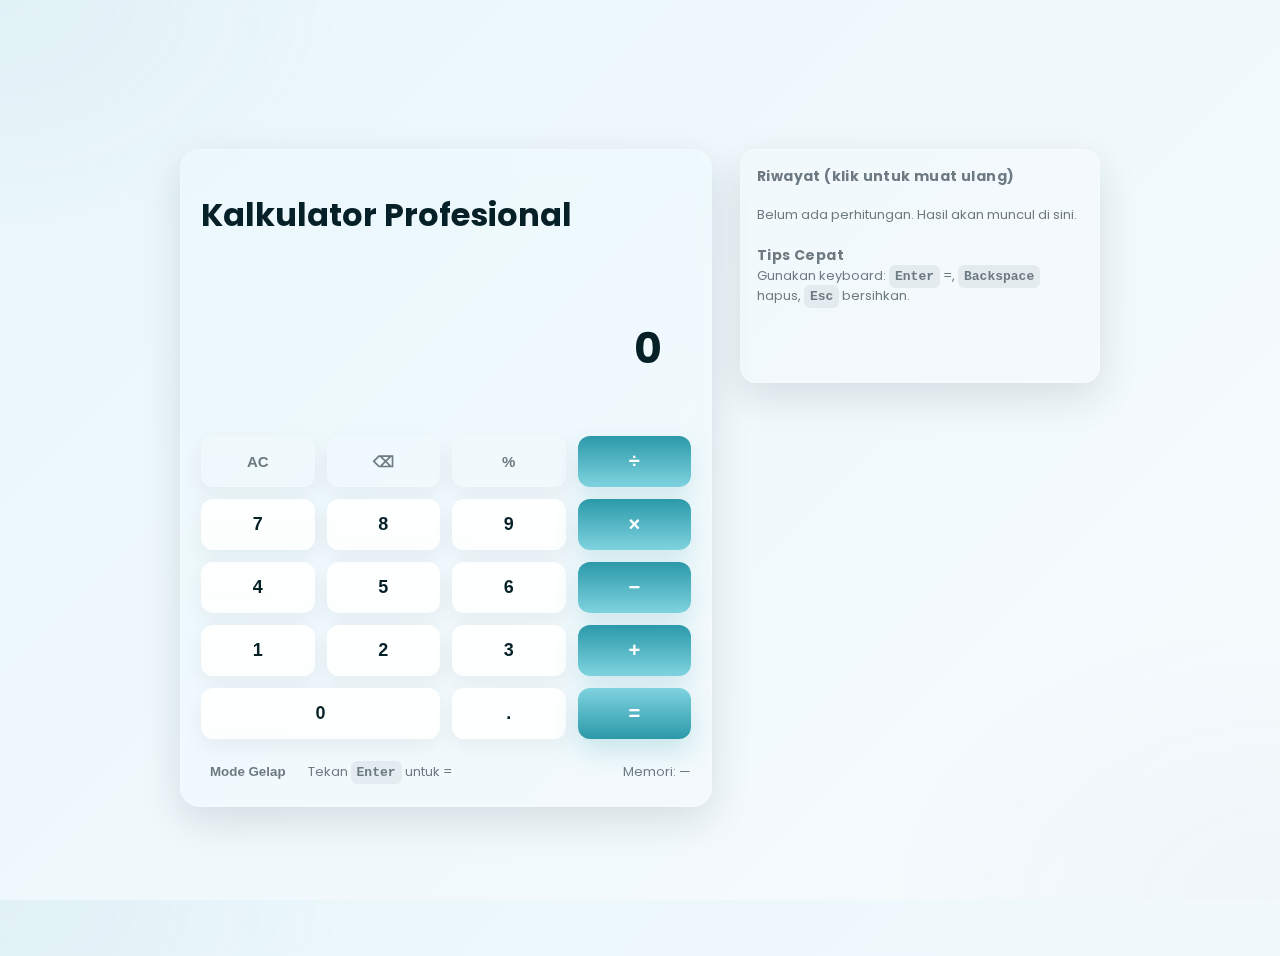
<file: kalkulator_demo.html>
<!DOCTYPE html>
<html lang="id">
<head>
  <meta charset="utf-8" />
  <meta name="viewport" content="width=device-width,initial-scale=1" />
  <title>Kalkulator Profesional — Ultimate</title>

  <!-- Font (opsional, tapi recommended) -->
  <link href="https://fonts.googleapis.com/css2?family=Poppins:wght@300;400;600;700&display=swap" rel="stylesheet">

  <style>
    /* ===========================
       Ultimate Professional Calculator
       Glassmorphism + Auto Dark Mode + History + Clipboard + Animations
       =========================== */

    :root{
      --bg-start: #e9f6fb;
      --bg-end: #f7fbfd;
      --accent: #2b99a9;
      --accent-2: #7fd3df;
      --muted: #6e7a82;
      --text: #062027;
      --card: rgba(255,255,255,0.14);
      --card-border: rgba(255,255,255,0.24);
      --glass-shadow: 0 14px 40px rgba(8,30,40,0.12);
      font-family: 'Poppins', system-ui, -apple-system, 'Segoe UI', Roboto, Arial;
      -webkit-font-smoothing:antialiased;
      -moz-osx-font-smoothing:grayscale;
    }

    @media (prefers-color-scheme: dark){
      :root{
        --bg-start: #07121a;
        --bg-end: #0f2430;
        --accent: #66d4e6;
        --accent-2: #2b99a9;
        --muted: #9fb7be;
        --text: #ecf8fb;
        --card: rgba(12,18,22,0.62);
        --card-border: rgba(255,255,255,0.06);
        --glass-shadow: 0 18px 50px rgba(0,0,0,0.6);
      }
    }

    html,body{height:100%;margin:0}
    body{
      min-height:100vh;
      display:flex;
      align-items:center;
      justify-content:center;
      padding:28px;
      background:
        radial-gradient(ellipse at top left, rgba(122,181,197,0.08), transparent 20%),
        radial-gradient(ellipse at bottom right, rgba(66,130,150,0.04), transparent 22%),
        linear-gradient(135deg, var(--bg-start), var(--bg-end));
      color:var(--text);
      transition: background .45s ease, color .25s ease;
    }

    /* Wrap */
    .wrap{ width:100%; max-width:920px; display:grid; grid-template-columns: 1fr 360px; gap:28px; align-items:start; }
    @media (max-width:920px){ .wrap{ grid-template-columns: 1fr; max-width:460px; } }

    /* Calculator card */
    .calculator{
      border-radius:20px;
      background: linear-gradient(180deg, rgba(255,255,255,0.06), rgba(255,255,255,0.02));
      background: var(--card);
      backdrop-filter: blur(12px) saturate(120%);
      -webkit-backdrop-filter: blur(12px) saturate(120%);
      box-shadow: var(--glass-shadow);
      border:1px solid var(--card-border);
      padding:20px;
      display:flex;
      flex-direction:column;
      gap:18px;
      transition: transform .28s cubic-bezier(.2,.9,.2,1);
    }
    .calculator:hover{ transform: translateY(-4px); }

    /* Screen */
    .screen{
      border-radius:12px;
      padding:14px 16px;
      display:flex;
      flex-direction:column;
      gap:6px;
      border: 1px solid rgba(255,255,255,0.04);
      min-height:110px;
      position:relative;
      overflow:hidden;
    }
    .expr{
      font-size:13px;
      color:var(--muted);
      text-align:right;
      min-height:18px;
      white-space:nowrap;
      overflow:hidden;
      text-overflow:ellipsis;
    }
    .display{
      font-weight:700;
      font-size:42px;
      text-align:right;
      color:var(--text);
      display:flex;
      justify-content:flex-end;
      align-items:center;
      gap:12px;
    }
    .display .unit{
      font-size:14px;
      color:var(--muted);
      font-weight:600;
    }

    /* Copy toast */
    .toast{
      position:absolute;
      left:50%;
      transform:translateX(-50%);
      bottom:8px;
      background: rgba(0,0,0,0.6);
      color:#fff;
      padding:6px 12px;
      border-radius:10px;
      font-size:13px;
      opacity:0;
      pointer-events:none;
      transition: opacity .22s ease, transform .22s ease;
    }
    .toast.show{ opacity:1; transform:translateX(-50%) translateY(-6px); pointer-events:auto; }

    /* Keys */
    .keys{
      display:grid;
      grid-template-columns: repeat(4,1fr);
      gap:12px;
    }
    button.btn{
      border-radius:12px;
      padding:14px;
      border:none;
      background: linear-gradient(180deg, rgba(255,255,255,0.9), rgba(255,255,255,0.86));
      box-shadow:0 8px 22px rgba(10,30,40,0.06);
      font-weight:700;
      font-size:18px;
      cursor:pointer;
      transition: transform .12s ease, box-shadow .12s ease, background .18s ease;
      color:var(--text);
      user-select:none;
    }
    body.dark-mode button.btn{ background: rgba(255,255,255,0.06); color:var(--text); box-shadow: 0 6px 18px rgba(0,0,0,0.4); }
    button.btn:active{ transform: translateY(3px) scale(.997); }
    button.btn:hover{ box-shadow: 0 12px 26px rgba(10,30,40,0.08); }

    .btn.soft{
      background: linear-gradient(180deg, rgba(255,255,255,0.12), rgba(255,255,255,0.06));
      color:var(--muted);
      font-size:15px;
      border:1px solid rgba(255,255,255,0.06);
    }
    .btn.op{
      background: linear-gradient(180deg, var(--accent), var(--accent-2));
      color:#fff;
      font-size:20px;
      box-shadow: 0 10px 26px rgba(43,153,169,0.18);
    }
    .btn.equals{
      background: linear-gradient(180deg, var(--accent-2), var(--accent));
      color:#fff;
      font-size:20px;
      box-shadow: 0 12px 28px rgba(43,153,169,0.22);
    }
    .btn.wide{ grid-column: span 2; }

    /* right column (history + tips) */
    .panel{
      border-radius:16px;
      background:var(--card);
      padding:16px;
      box-shadow: var(--glass-shadow);
      border:1px solid var(--card-border);
      min-height:200px;
      display:flex;
      flex-direction:column;
      gap:12px;
    }
    .panel h3{ margin:0; font-size:14px; color:var(--muted); font-weight:700; letter-spacing:0.4px; }
    .history-list{ display:flex; flex-direction:column; gap:8px; margin-top:6px; }
    .hist-item{
      display:flex; justify-content:space-between; align-items:center;
      padding:8px 10px; border-radius:10px; background: linear-gradient(180deg, rgba(255,255,255,0.02), rgba(255,255,255,0.01));
      cursor:pointer; transition: transform .12s ease, box-shadow .12s ease;
      font-size:14px; color:var(--muted);
    }
    .hist-item:hover{ transform: translateY(-3px); box-shadow:0 10px 22px rgba(10,30,40,0.06); }
    .hist-item .expr{ font-size:13px; color:var(--muted); white-space:nowrap; overflow:hidden; text-overflow:ellipsis; flex:1; margin-right:10px; }
    .hist-item .value{ font-weight:700; color:var(--text); margin-left:8px; white-space:nowrap; }

    .hint{ font-size:13px; color:var(--muted); }

    /* footer area inside calculator */
    .footer{
      display:flex; justify-content:space-between; align-items:center; gap:10px; color:var(--muted);
      font-size:13px;
    }
    .tiny{ background:transparent; border:1px solid rgba(255,255,255,0.08); padding:6px 8px; border-radius:8px; cursor:pointer; color:var(--muted); font-weight:700; }

    /* small */
    kbd{ background: rgba(2,18,26,0.06); padding:4px 6px; border-radius:6px; font-weight:700; }

    /* focus visible */
    button.btn:focus{ outline: 3px solid rgba(127,199,217,0.18); outline-offset:3px; }

    /* mobile adjustments */
    @media (max-width:920px){
      .wrap{ grid-template-columns: 1fr; }
      .panel{ order: -1; }
      .display{ font-size:34px; }
      .screen{ min-height:90px; }
    }

    /* small animation for result pop */
    .pop {
      animation: pop .36s cubic-bezier(.2,.9,.3,1);
    }
    @keyframes pop {
      0% { transform: scale(.98); opacity:0; }
      60% { transform: scale(1.02); opacity:1; }
      100% { transform: scale(1); opacity:1; }
    }
  </style>
</head>
<body>
  <div class="wrap">
    <!-- Calculator -->
    <div class="calculator" role="application" aria-labelledby="calc-title">
      <h1 id="calc-title" class="visually-hidden">Kalkulator Profesional</h1>

      <div class="screen" aria-live="polite">
        <div class="expr" id="expr"> </div>
        <div class="display" id="display" title="Klik untuk salin hasil">0 <span class="unit" id="unit"></span></div>
        <div class="toast" id="toast">Disalin!</div>
      </div>

      <div class="keys" role="group" aria-label="Tombol kalkulator">
        <button class="btn soft" data-action="ac" aria-label="Reset semua">AC</button>
        <button class="btn soft" data-action="delete" aria-label="Backspace">⌫</button>
        <button class="btn soft" data-action="percent" aria-label="Persen">%</button>
        <button class="btn op" data-action="operator" data-value="/" aria-label="Bagi">÷</button>

        <button class="btn" data-value="7">7</button>
        <button class="btn" data-value="8">8</button>
        <button class="btn" data-value="9">9</button>
        <button class="btn op" data-action="operator" data-value="*" aria-label="Kali">×</button>

        <button class="btn" data-value="4">4</button>
        <button class="btn" data-value="5">5</button>
        <button class="btn" data-value="6">6</button>
        <button class="btn op" data-action="operator" data-value="-" aria-label="Kurang">−</button>

        <button class="btn" data-value="1">1</button>
        <button class="btn" data-value="2">2</button>
        <button class="btn" data-value="3">3</button>
        <button class="btn op" data-action="operator" data-value="+" aria-label="Tambah">+</button>

        <button class="btn wide" data-value="0">0</button>
        <button class="btn" data-value=".">.</button>
        <button class="btn equals" data-action="calculate" aria-label="Sama dengan">=</button>
      </div>

      <div class="footer" role="region" aria-label="Kontrol">
        <div>
          <button class="tiny" id="themeToggle" aria-pressed="false" title="Toggle mode">Mode Gelap</button>
          <span class="hint" style="margin-left:10px">Tekan <kbd>Enter</kbd> untuk =</span>
        </div>
        <div id="memview" style="color:var(--muted)">Memori: —</div>
      </div>
    </div>

    <!-- Right panel: history & tips -->
    <aside class="panel" aria-label="Riwayat perhitungan dan tips">
      <h3>Riwayat (klik untuk muat ulang)</h3>
      <div class="history-list" id="historyList">
        <!-- history items injected here -->
      </div>

      <div style="margin-top:8px;">
        <h3>Tips Cepat</h3>
        <div class="hint">Gunakan keyboard: <kbd>Enter</kbd> =, <kbd>Backspace</kbd> hapus, <kbd>Esc</kbd> bersihkan.</div>
      </div>
    </aside>
  </div>

  <script>
    /* Ultimate Calculator JS */
    (function(){
      const displayEl = document.getElementById('display');
      const exprEl = document.getElementById('expr');
      const keys = document.querySelector('.keys');
      const toast = document.getElementById('toast');
      const themeToggle = document.getElementById('themeToggle');
      const historyList = document.getElementById('historyList');
      const memview = document.getElementById('memview');

      // internal state
      let expression = '';           // raw expression string used for calculation (unformatted)
      let history = [];              // array of {expr, result}
      const HISTORY_LIMIT = 5;
      let memory = null;

      // utility: format number for display (id-ID locale)
      const numberFormatter = new Intl.NumberFormat('id-ID', { maximumFractionDigits: 10 });

      function formatNumberForDisplay(num) {
        if (num === null || num === undefined) return '';
        // num may be numeric or string convertible
        const n = Number(num);
        if (Number.isNaN(n)) return String(num);
        // show integers without decimal point
        if (Number.isInteger(n)) return numberFormatter.format(n);
        // trim trailing zeros up to 10 decimals
        const fixed = parseFloat(n.toFixed(10));
        return numberFormatter.format(fixed);
      }

      function sanitizeForEval(str) {
        // allow digits, whitespace, operators, parentheses, dot, percent
        if (/[^0-9+\-*/(). %]/.test(str)) return null;
        // disallow weird operator combos
        if (/\*\*|\/\/|\+\+|--/.test(str)) return null;
        return str.replace(/÷/g, '/').replace(/×/g, '*');
      }

      function calculateExpression(expr) {
        const clean = sanitizeForEval(expr);
        if (!clean) throw new Error('Invalid expression');
        // convert percentages like 50% -> (50/100)
        const withPercent = clean.replace(/(\d+(\.\d+)?)%/g, '($1/100)');
        // Evaluate in isolated function
        const result = Function('"use strict"; return (' + withPercent + ')')();
        if (!isFinite(result)) throw new Error('Not finite');
        return result;
      }

      function updateScreen(pop=false) {
        exprEl.textContent = expression || '';
        // show formatted display (attempt evaluate partial expression to show current number if valid)
        try {
          // If ends with operator, show expression as is; else try to show last computed value or typed number
          if (expression === '') {
            displayEl.childNodes[0].nodeValue = '0';
          } else if (/[+\-*/%]$/.test(expression)) {
            displayEl.childNodes[0].nodeValue = expression;
          } else {
            // try compute as a whole to present result-like number (but keep expression as entry)
            const res = calculateExpression(expression);
            displayEl.childNodes[0].nodeValue = formatNumberForDisplay(res);
            if (pop) {
              displayEl.classList.add('pop');
              setTimeout(()=>displayEl.classList.remove('pop'), 360);
            }
          }
        } catch {
          // fallback show raw expression
          displayEl.childNodes[0].nodeValue = expression || '0';
        }
      }

      // history render
      function renderHistory() {
        historyList.innerHTML = '';
        if (history.length === 0) {
          const el = document.createElement('div');
          el.className = 'hint';
          el.textContent = 'Belum ada perhitungan. Hasil akan muncul di sini.';
          historyList.appendChild(el);
          return;
        }
        history.slice().reverse().forEach(item => {
          const node = document.createElement('div');
          node.className = 'hist-item';
          node.title = 'Klik untuk memuat ulang ekspresi ini';
          node.innerHTML = '<div class="expr">' + escapeHtml(item.expr) + '</div><div class="value">' + escapeHtml(item.resultDisplay) + '</div>';
          node.addEventListener('click', () => {
            expression = item.expr;
            updateScreen();
          });
          historyList.appendChild(node);
        });
      }

      function pushHistory(expr, result) {
        if (!expr) return;
        const item = { expr: expr, result, resultDisplay: formatNumberForDisplay(result) };
        history.push(item);
        if (history.length > HISTORY_LIMIT) history.shift();
        renderHistory();
      }

      // escape basic HTML for history safe display
      function escapeHtml(s) {
        return String(s).replace(/&/g, '&amp;').replace(/</g,'&lt;').replace(/>/g,'&gt;');
      }

      // show small toast
      function showToast(msg='Disalin!') {
        toast.textContent = msg;
        toast.classList.add('show');
        clearTimeout(toast._t);
        toast._t = setTimeout(()=> toast.classList.remove('show'), 1300);
      }

      // button handling
      keys.addEventListener('click', (e) => {
        const btn = e.target.closest('button');
        if (!btn) return;
        const action = btn.dataset.action;
        const value = btn.dataset.value;

        if (action === 'ac') {
          expression = '';
          memory = null;
          memview.textContent = 'Memori: —';
          updateScreen();
          return;
        }
        if (action === 'delete') {
          expression = expression.slice(0, -1);
          updateScreen();
          return;
        }
        if (action === 'percent') {
          // append percent only if last char is digit
          if (/\d$/.test(expression)) {
            expression += '%';
            updateScreen();
          }
          return;
        }
        if (action === 'operator') {
          if (!expression) return;
          if (/[+\-*/.%]$/.test(expression)) return;
          expression += value;
          updateScreen();
          return;
        }
        if (action === 'calculate') {
          try {
            const res = calculateExpression(expression || '0');
            // format result
            const final = Number.isInteger(res) ? res : parseFloat(res.toFixed(10));
            // push history
            pushHistory(expression || '0', final);
            // show result and set expression to result for chaining
            expression = String(final);
            updateScreen(true);
          } catch (err) {
            displayEl.childNodes[0].nodeValue = 'Error';
            setTimeout(()=> {
              expression = '';
              updateScreen();
            }, 900);
          }
          return;
        }
        // default: numbers and dot
        if (value !== undefined) {
          // prevent multiple leading zeros
          if (value === '0' && expression === '0') return;
          // prevent multiple dots in the current number block
          if (value === '.' && /\.[0-9]*$/.test(expression)) return;
          expression += value;
          updateScreen();
        }
      });

      // keyboard support
      window.addEventListener('keydown', (e) => {
        if (e.key === 'Enter') {
          e.preventDefault();
          document.querySelector('[data-action="calculate"]').click();
          return;
        }
        if (e.key === 'Backspace') {
          e.preventDefault();
          document.querySelector('[data-action="delete"]').click();
          return;
        }
        if (e.key === 'Escape') {
          e.preventDefault();
          document.querySelector('[data-action="ac"]').click();
          return;
        }
        if (/^[0-9.+\-*/()%]$/.test(e.key)) {
          e.preventDefault();
          // try matching numeric buttons first
          const btnMatch = Array.from(document.querySelectorAll('button[data-value]')).find(b => b.dataset.value === e.key);
          if (btnMatch) { btnMatch.click(); return; }
          // else operators
          if (['/','*','+','-'].includes(e.key)) {
            const opBtn = document.querySelector('[data-action="operator"][data-value="'+e.key+'"]');
            if (opBtn) opBtn.click();
          }
        }
      });

      // click display to copy result to clipboard
      displayEl.addEventListener('click', async () => {
        // try to copy currently shown display numeric value (unformatted)
        const shown = displayEl.childNodes[0].nodeValue;
        if (!shown) return;
        try {
          // Try copy raw expression result if expression is numeric or evaluate current
          let toCopy = shown;
          // If the shown is formatted number, try to copy unformatted numeric value
          // Remove non-digit except decimal and minus
          const numeric = shown.replace(/[^\d\-,.]/g, '').replace(',', '.');
          if (numeric !== '') toCopy = numeric;
          await navigator.clipboard.writeText(String(toCopy));
          showToast('Hasil disalin');
        } catch {
          showToast('Gagal menyalin');
        }
      });

      // theme toggle (manual) and auto-detect
      themeToggle.addEventListener('click', () => {
        const isPressed = themeToggle.getAttribute('aria-pressed') === 'true';
        themeToggle.setAttribute('aria-pressed', String(!isPressed));
        if (isPressed) {
          document.body.classList.remove('dark-mode');
          themeToggle.textContent = 'Mode Gelap';
        } else {
          document.body.classList.add('dark-mode');
          themeToggle.textContent = 'Mode Terang';
        }
      });

      (function initTheme() {
        const prefersDark = window.matchMedia && window.matchMedia('(prefers-color-scheme: dark)').matches;
        if (prefersDark) {
          document.body.classList.add('dark-mode');
          themeToggle.setAttribute('aria-pressed', 'true');
          themeToggle.textContent = 'Mode Terang';
        } else {
          themeToggle.setAttribute('aria-pressed', 'false');
          themeToggle.textContent = 'Mode Gelap';
        }
      })();

      // init
      updateScreen();
      renderHistory();

      // expose a minimal API for debugging (optional)
      window.__calc = {
        getExpression: () => expression,
        getHistory: () => history.slice(),
        clearHistory: () => { history = []; renderHistory(); }
      };
    })();
  </script>
</body>
</html>
</file>
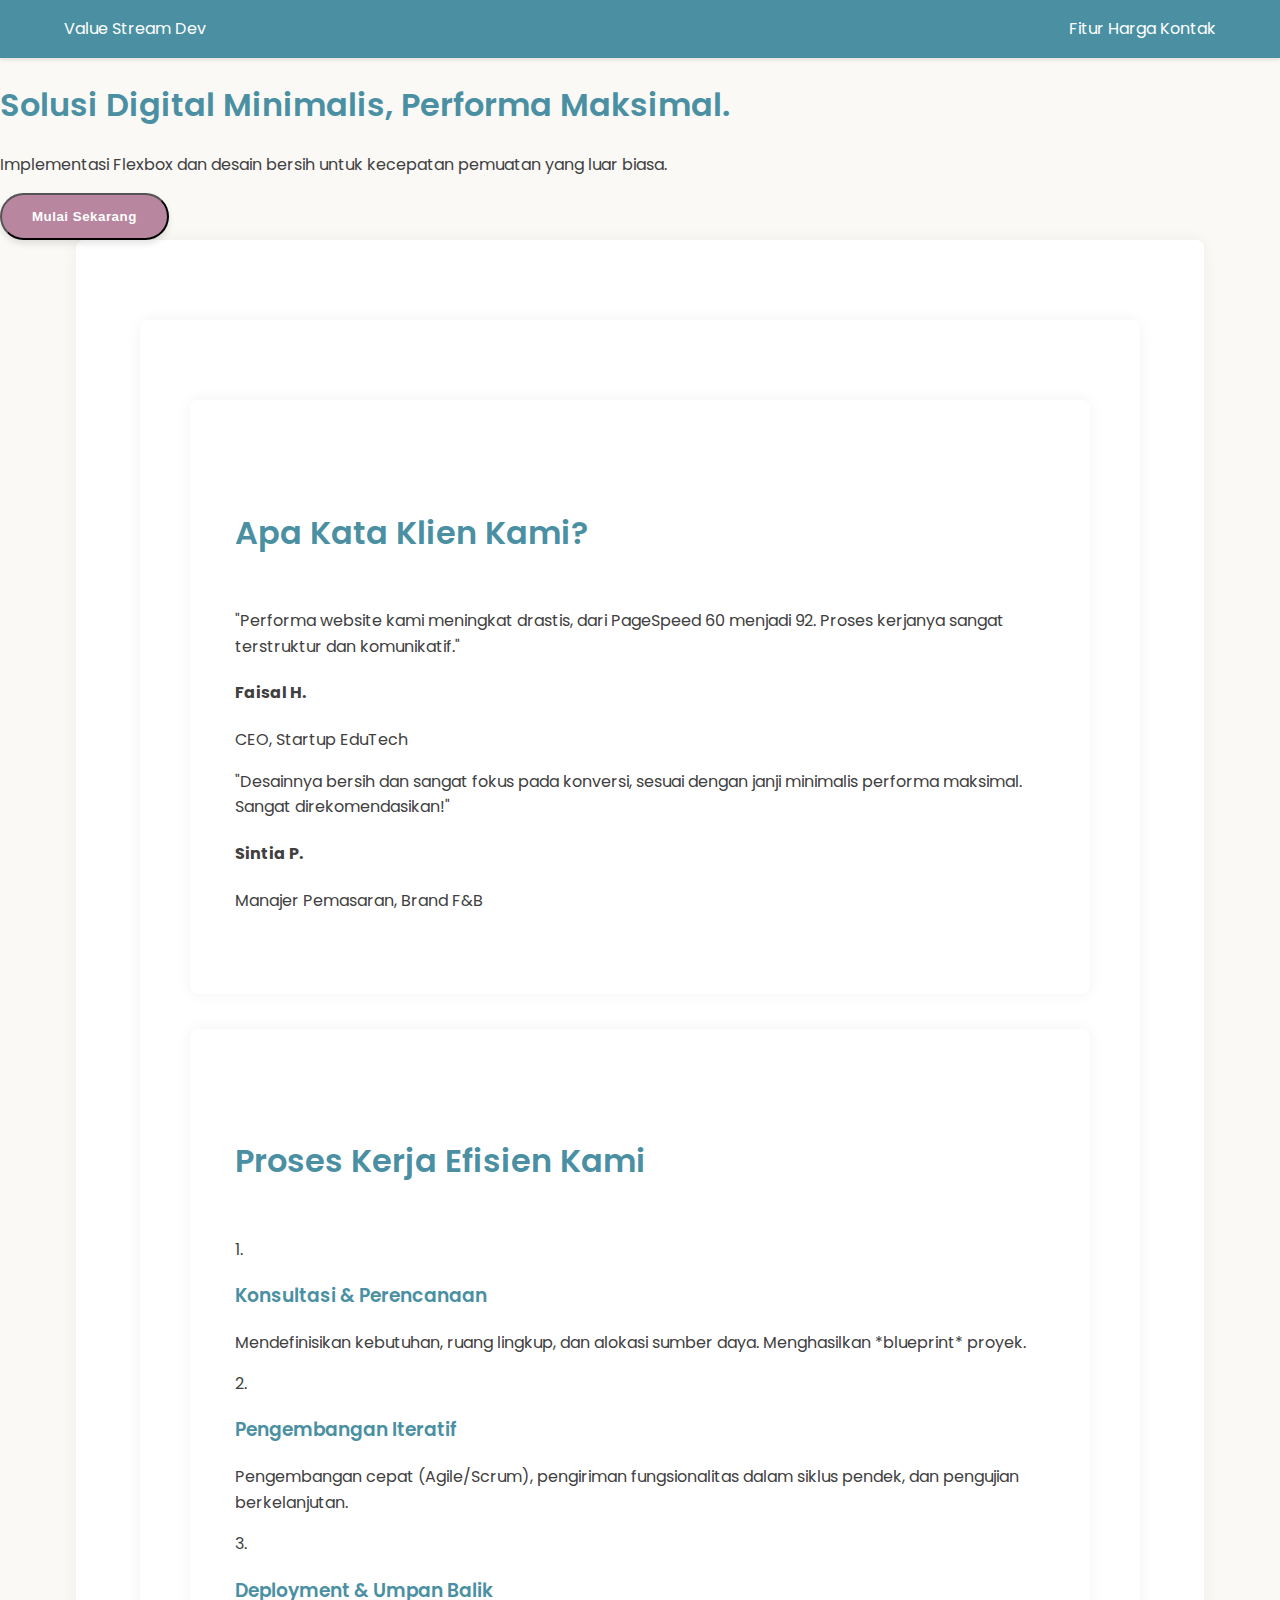
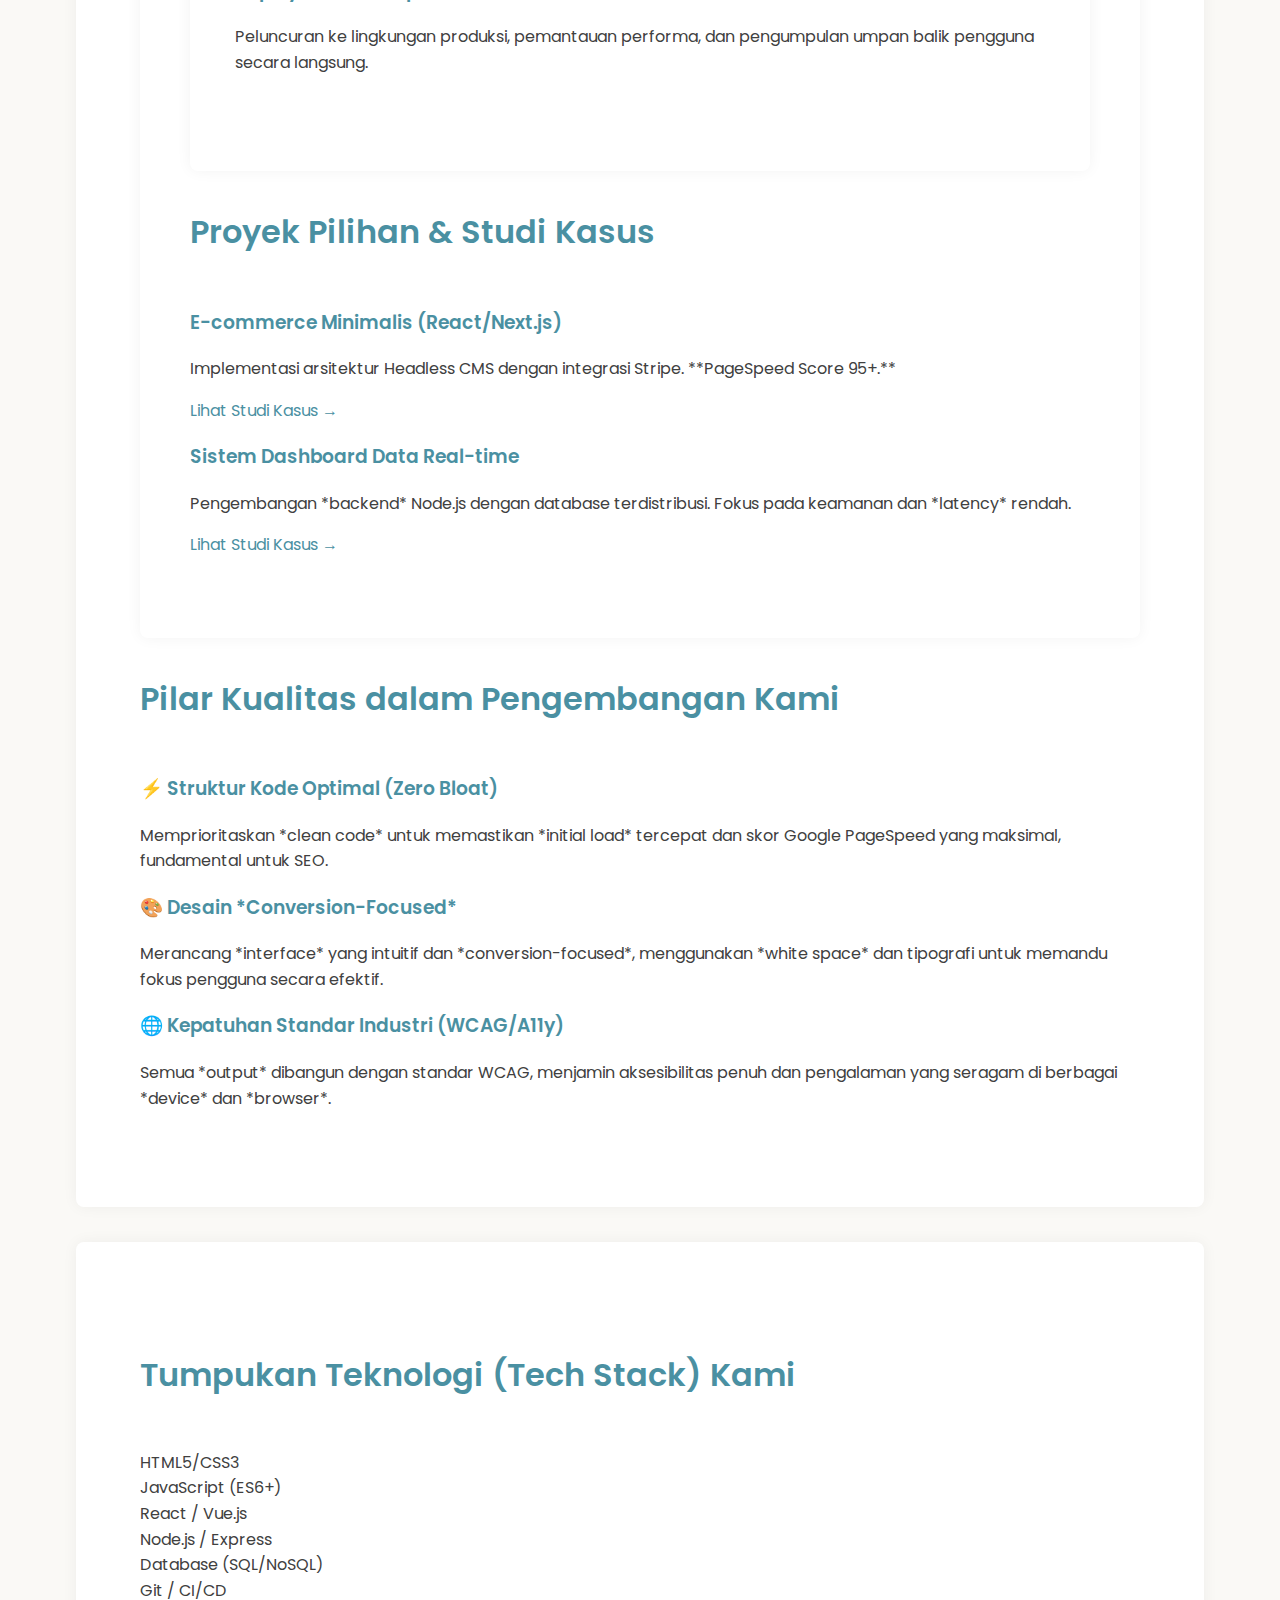
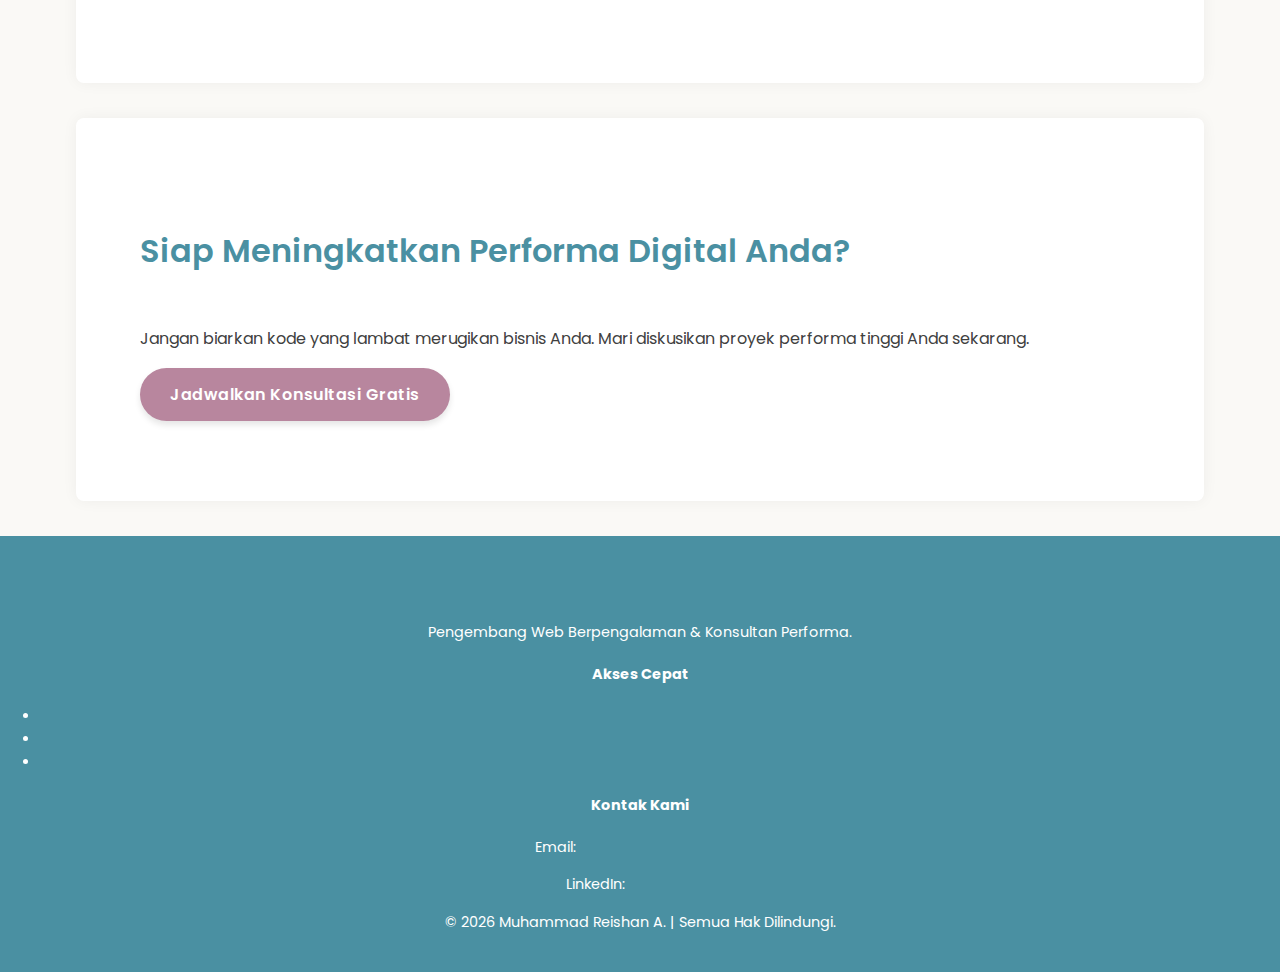
<file: landing_demo.html>
<!DOCTYPE html>
<html lang="id">
<head>
    <meta charset="UTF-8">
    <meta name="viewport" content="width=device-width, initial-scale=1.0">
    <title>Solusi Digital Minimalis | Value Stream Dev</title>
    <link href="https://fonts.googleapis.com/css2?family=Poppins:wght@300;400;600;700&display=swap" rel="stylesheet">
    <link rel="stylesheet" href="style.css">
</head>
<body>

    <header class="navbar">
        <div class="logo">Value Stream Dev</div>
        <nav>
            <a href="#fitur">Fitur</a>
            <a href="#harga">Harga</a>
            <a href="#kontak" class="cta-link">Kontak</a>
        </nav>
    </header>

    <main class="hero">
        <div class="hero-content">
            <h1>Solusi Digital Minimalis, Performa Maksimal.</h1>
            <p>Implementasi Flexbox dan desain bersih untuk kecepatan pemuatan yang luar biasa.</p>
            <button id="cta-button" class="cta-button">Mulai Sekarang</button>
        </div>
    </main>

    <section id="fitur" class="fitur-section">
        <section id="portofolio" class="portofolio-section">
            <section id="testimoni" class="testimoni-section">
    <h2>Apa Kata Klien Kami?</h2>
    <div class="testimoni-container">
        <div class="testimoni-card">
            <p class="quote">"Performa website kami meningkat drastis, dari PageSpeed 60 menjadi 92. Proses kerjanya sangat terstruktur dan komunikatif."</p>
            <div class="client-info">
                <h4>Faisal H.</h4>
                <span>CEO, Startup EduTech</span>
            </div>
        </div>
        <div class="testimoni-card">
            <p class="quote">"Desainnya bersih dan sangat fokus pada konversi, sesuai dengan janji minimalis performa maksimal. Sangat direkomendasikan!"</p>
            <div class="client-info">
                <h4>Sintia P.</h4>
                <span>Manajer Pemasaran, Brand F&B</span>
            </div>
        </div>
    </div>
</section>
            <section id="proses" class="proses-section">
    <h2>Proses Kerja Efisien Kami</h2>
    <div class="proses-langkah">
        <div class="step">
            <span class="step-icon">1.</span>
            <h3>Konsultasi & Perencanaan</h3>
            <p>Mendefinisikan kebutuhan, ruang lingkup, dan alokasi sumber daya. Menghasilkan *blueprint* proyek.</p>
        </div>
        <div class="step">
            <span class="step-icon">2.</span>
            <h3>Pengembangan Iteratif</h3>
            <p>Pengembangan cepat (Agile/Scrum), pengiriman fungsionalitas dalam siklus pendek, dan pengujian berkelanjutan.</p>
        </div>
        <div class="step">
            <span class="step-icon">3.</span>
            <h3>Deployment & Umpan Balik</h3>
            <p>Peluncuran ke lingkungan produksi, pemantauan performa, dan pengumpulan umpan balik pengguna secara langsung.</p>
        </div>
    </div>
</section>
    <h2>Proyek Pilihan & Studi Kasus</h2>
    <div class="cards-container">
        <div class="card portofolio-card">
            <h3>E-commerce Minimalis (React/Next.js)</h3>
            <p>Implementasi arsitektur Headless CMS dengan integrasi Stripe. **PageSpeed Score 95+.**</p>
            <a href="URL_STUDI_KASUS_1" target="_blank" class="portofolio-link">Lihat Studi Kasus →</a>
        </div>
        <div class="card portofolio-card">
            <h3>Sistem Dashboard Data Real-time</h3>
            <p>Pengembangan *backend* Node.js dengan database terdistribusi. Fokus pada keamanan dan *latency* rendah.</p>
            <a href="URL_STUDI_KASUS_2" target="_blank" class="portofolio-link">Lihat Studi Kasus →</a>
        </div>
    </div>
</section>
        <h2>Pilar Kualitas dalam Pengembangan Kami</h2>
        <div class="cards-container">
            <div class="card">
                <h3>⚡ Struktur Kode Optimal (Zero Bloat)</h3>
                <p>Memprioritaskan *clean code* untuk memastikan *initial load* tercepat dan skor Google PageSpeed yang maksimal, fundamental untuk SEO.</p>
            </div>
            <div class="card">
                <h3>🎨 Desain *Conversion-Focused*</h3>
                <p>Merancang *interface* yang intuitif dan *conversion-focused*, menggunakan *white space* dan tipografi untuk memandu fokus pengguna secara efektif.</p>
            </div>
            <div class="card">
                <h3>🌐 Kepatuhan Standar Industri (WCAG/A11y)</h3>
                <p>Semua *output* dibangun dengan standar WCAG, menjamin aksesibilitas penuh dan pengalaman yang seragam di berbagai *device* dan *browser*.</p>
            </div>
        </div>
    </section>
<section id="stack" class="stack-section">
    <h2>Tumpukan Teknologi (Tech Stack) Kami</h2>
    <div class="tech-icons">
        <div class="tech-item">
            <span class="icon-label">HTML5/CSS3</span>
        </div>
        <div class="tech-item">
            <span class="icon-label">JavaScript (ES6+)</span>
        </div>
        <div class="tech-item">
            <span class="icon-label">React / Vue.js</span>
        </div>
        <div class="tech-item">
            <span class="icon-label">Node.js / Express</span>
        </div>
        <div class="tech-item">
            <span class="icon-label">Database (SQL/NoSQL)</span>
        </div>
        <div class="tech-item">
            <span class="icon-label">Git / CI/CD</span>
        </div>
    </div>
</section>
<section class="final-cta">
    <div class="cta-content">
        <h2>Siap Meningkatkan Performa Digital Anda?</h2>
        <p>Jangan biarkan kode yang lambat merugikan bisnis Anda. Mari diskusikan proyek performa tinggi Anda sekarang.</p>
        <a href="#kontak" class="cta-button large-button">Jadwalkan Konsultasi Gratis</a>
    </div>
</section>
    <footer class="footer">
        <div class="footer-container">
            
            <div class="footer-brand">
                <h3>Muhammad Reishan Asvialdy</h3>
                <p class="tagline">Pengembang Web Berpengalaman &amp; Konsultan Performa.</p>
            </div>

            <div class="footer-links">
                <h4>Akses Cepat</h4>
                <ul>
                    <li><a href="#fitur">Keunggulan Kualitas</a></li>
                    <li><a href="URL_KE_PORTFOLIO_ANDA.html">Portofolio Utama</a></li>
                    <li><a href="URL_KE_BLOG_ANDA.html">Blog/Wawasan</a></li> 
                </ul>
            </div>

            <div class="footer-contact">
                <h4>Kontak Kami</h4>
                <p>Email: <a href="mailto:asvialdy10@gmail.com">asvialdy10@gmail.com</a></p>
                <p>LinkedIn: <a href="https://www.linkedin.com/in/asvialdy" target="_blank">/in/asvialdy</a></p>
            </div>
        </div>
        
        <div class="footer-bottom">
            <p>&copy; <span id="current-year"></span> Muhammad Reishan A. | Semua Hak Dilindungi.</p>
        </div>
    </footer>

    <script>
        document.getElementById('current-year').textContent = new Date().getFullYear();
    </script>
</body>
</html>
</file>
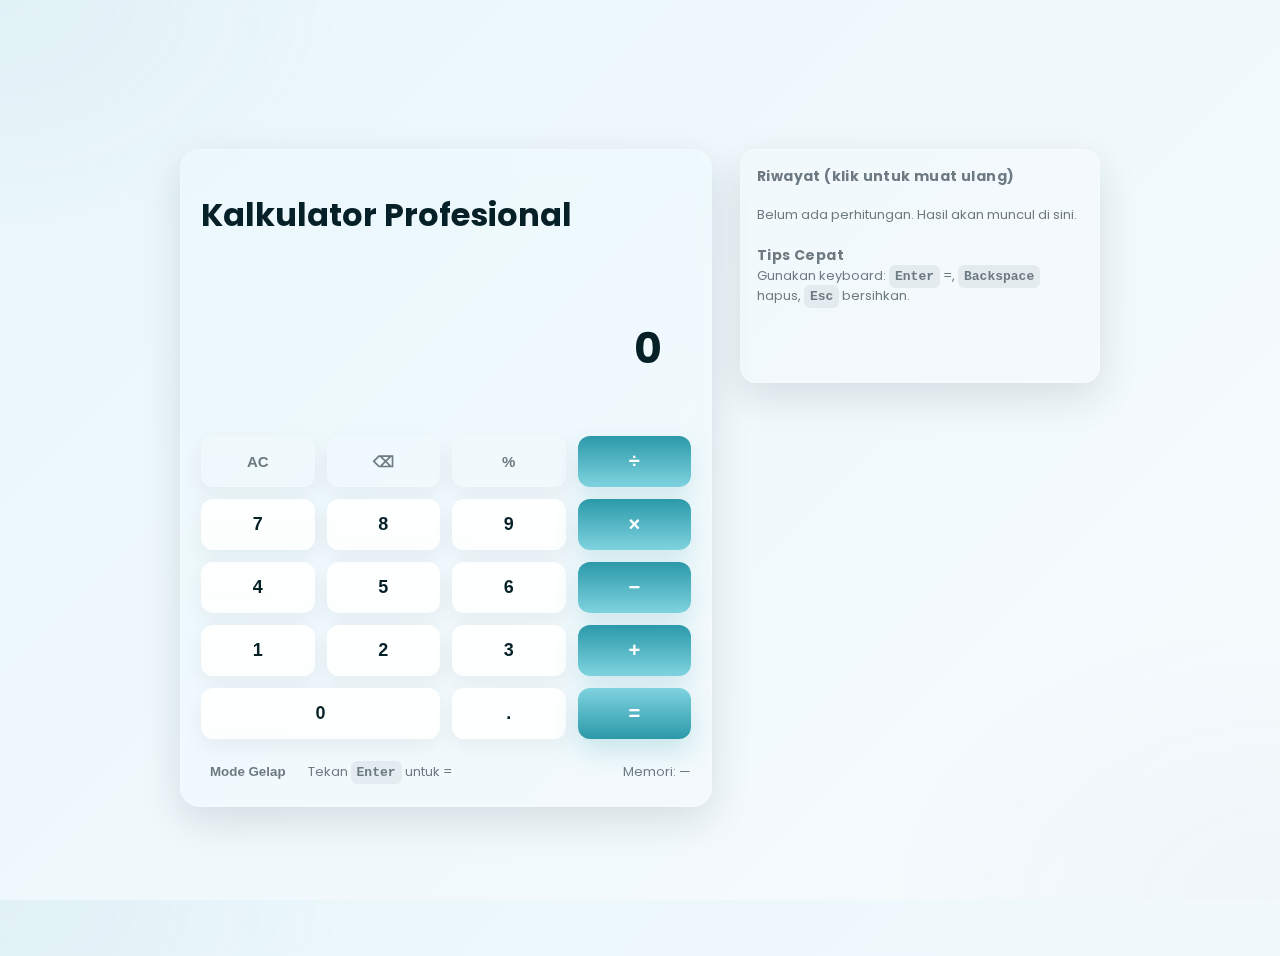
<file: demo/kalkulator_demo.html>
<!DOCTYPE html>
<html lang="id">
<head>
  <meta charset="utf-8" />
  <meta name="viewport" content="width=device-width,initial-scale=1" />
  <title>Kalkulator Profesional — Ultimate</title>

  <!-- Font (opsional, tapi recommended) -->
  <link href="https://fonts.googleapis.com/css2?family=Poppins:wght@300;400;600;700&display=swap" rel="stylesheet">

  <style>
    /* ===========================
       Ultimate Professional Calculator
       Glassmorphism + Auto Dark Mode + History + Clipboard + Animations
       =========================== */

    :root{
      --bg-start: #e9f6fb;
      --bg-end: #f7fbfd;
      --accent: #2b99a9;
      --accent-2: #7fd3df;
      --muted: #6e7a82;
      --text: #062027;
      --card: rgba(255,255,255,0.14);
      --card-border: rgba(255,255,255,0.24);
      --glass-shadow: 0 14px 40px rgba(8,30,40,0.12);
      font-family: 'Poppins', system-ui, -apple-system, 'Segoe UI', Roboto, Arial;
      -webkit-font-smoothing:antialiased;
      -moz-osx-font-smoothing:grayscale;
    }

    @media (prefers-color-scheme: dark){
      :root{
        --bg-start: #07121a;
        --bg-end: #0f2430;
        --accent: #66d4e6;
        --accent-2: #2b99a9;
        --muted: #9fb7be;
        --text: #ecf8fb;
        --card: rgba(12,18,22,0.62);
        --card-border: rgba(255,255,255,0.06);
        --glass-shadow: 0 18px 50px rgba(0,0,0,0.6);
      }
    }

    html,body{height:100%;margin:0}
    body{
      min-height:100vh;
      display:flex;
      align-items:center;
      justify-content:center;
      padding:28px;
      background:
        radial-gradient(ellipse at top left, rgba(122,181,197,0.08), transparent 20%),
        radial-gradient(ellipse at bottom right, rgba(66,130,150,0.04), transparent 22%),
        linear-gradient(135deg, var(--bg-start), var(--bg-end));
      color:var(--text);
      transition: background .45s ease, color .25s ease;
    }

    /* Wrap */
    .wrap{ width:100%; max-width:920px; display:grid; grid-template-columns: 1fr 360px; gap:28px; align-items:start; }
    @media (max-width:920px){ .wrap{ grid-template-columns: 1fr; max-width:460px; } }

    /* Calculator card */
    .calculator{
      border-radius:20px;
      background: linear-gradient(180deg, rgba(255,255,255,0.06), rgba(255,255,255,0.02));
      background: var(--card);
      backdrop-filter: blur(12px) saturate(120%);
      -webkit-backdrop-filter: blur(12px) saturate(120%);
      box-shadow: var(--glass-shadow);
      border:1px solid var(--card-border);
      padding:20px;
      display:flex;
      flex-direction:column;
      gap:18px;
      transition: transform .28s cubic-bezier(.2,.9,.2,1);
    }
    .calculator:hover{ transform: translateY(-4px); }

    /* Screen */
    .screen{
      border-radius:12px;
      padding:14px 16px;
      display:flex;
      flex-direction:column;
      gap:6px;
      border: 1px solid rgba(255,255,255,0.04);
      min-height:110px;
      position:relative;
      overflow:hidden;
    }
    .expr{
      font-size:13px;
      color:var(--muted);
      text-align:right;
      min-height:18px;
      white-space:nowrap;
      overflow:hidden;
      text-overflow:ellipsis;
    }
    .display{
      font-weight:700;
      font-size:42px;
      text-align:right;
      color:var(--text);
      display:flex;
      justify-content:flex-end;
      align-items:center;
      gap:12px;
    }
    .display .unit{
      font-size:14px;
      color:var(--muted);
      font-weight:600;
    }

    /* Copy toast */
    .toast{
      position:absolute;
      left:50%;
      transform:translateX(-50%);
      bottom:8px;
      background: rgba(0,0,0,0.6);
      color:#fff;
      padding:6px 12px;
      border-radius:10px;
      font-size:13px;
      opacity:0;
      pointer-events:none;
      transition: opacity .22s ease, transform .22s ease;
    }
    .toast.show{ opacity:1; transform:translateX(-50%) translateY(-6px); pointer-events:auto; }

    /* Keys */
    .keys{
      display:grid;
      grid-template-columns: repeat(4,1fr);
      gap:12px;
    }
    button.btn{
      border-radius:12px;
      padding:14px;
      border:none;
      background: linear-gradient(180deg, rgba(255,255,255,0.9), rgba(255,255,255,0.86));
      box-shadow:0 8px 22px rgba(10,30,40,0.06);
      font-weight:700;
      font-size:18px;
      cursor:pointer;
      transition: transform .12s ease, box-shadow .12s ease, background .18s ease;
      color:var(--text);
      user-select:none;
    }
    body.dark-mode button.btn{ background: rgba(255,255,255,0.06); color:var(--text); box-shadow: 0 6px 18px rgba(0,0,0,0.4); }
    button.btn:active{ transform: translateY(3px) scale(.997); }
    button.btn:hover{ box-shadow: 0 12px 26px rgba(10,30,40,0.08); }

    .btn.soft{
      background: linear-gradient(180deg, rgba(255,255,255,0.12), rgba(255,255,255,0.06));
      color:var(--muted);
      font-size:15px;
      border:1px solid rgba(255,255,255,0.06);
    }
    .btn.op{
      background: linear-gradient(180deg, var(--accent), var(--accent-2));
      color:#fff;
      font-size:20px;
      box-shadow: 0 10px 26px rgba(43,153,169,0.18);
    }
    .btn.equals{
      background: linear-gradient(180deg, var(--accent-2), var(--accent));
      color:#fff;
      font-size:20px;
      box-shadow: 0 12px 28px rgba(43,153,169,0.22);
    }
    .btn.wide{ grid-column: span 2; }

    /* right column (history + tips) */
    .panel{
      border-radius:16px;
      background:var(--card);
      padding:16px;
      box-shadow: var(--glass-shadow);
      border:1px solid var(--card-border);
      min-height:200px;
      display:flex;
      flex-direction:column;
      gap:12px;
    }
    .panel h3{ margin:0; font-size:14px; color:var(--muted); font-weight:700; letter-spacing:0.4px; }
    .history-list{ display:flex; flex-direction:column; gap:8px; margin-top:6px; }
    .hist-item{
      display:flex; justify-content:space-between; align-items:center;
      padding:8px 10px; border-radius:10px; background: linear-gradient(180deg, rgba(255,255,255,0.02), rgba(255,255,255,0.01));
      cursor:pointer; transition: transform .12s ease, box-shadow .12s ease;
      font-size:14px; color:var(--muted);
    }
    .hist-item:hover{ transform: translateY(-3px); box-shadow:0 10px 22px rgba(10,30,40,0.06); }
    .hist-item .expr{ font-size:13px; color:var(--muted); white-space:nowrap; overflow:hidden; text-overflow:ellipsis; flex:1; margin-right:10px; }
    .hist-item .value{ font-weight:700; color:var(--text); margin-left:8px; white-space:nowrap; }

    .hint{ font-size:13px; color:var(--muted); }

    /* footer area inside calculator */
    .footer{
      display:flex; justify-content:space-between; align-items:center; gap:10px; color:var(--muted);
      font-size:13px;
    }
    .tiny{ background:transparent; border:1px solid rgba(255,255,255,0.08); padding:6px 8px; border-radius:8px; cursor:pointer; color:var(--muted); font-weight:700; }

    /* small */
    kbd{ background: rgba(2,18,26,0.06); padding:4px 6px; border-radius:6px; font-weight:700; }

    /* focus visible */
    button.btn:focus{ outline: 3px solid rgba(127,199,217,0.18); outline-offset:3px; }

    /* mobile adjustments */
    @media (max-width:920px){
      .wrap{ grid-template-columns: 1fr; }
      .panel{ order: -1; }
      .display{ font-size:34px; }
      .screen{ min-height:90px; }
    }

    /* small animation for result pop */
    .pop {
      animation: pop .36s cubic-bezier(.2,.9,.3,1);
    }
    @keyframes pop {
      0% { transform: scale(.98); opacity:0; }
      60% { transform: scale(1.02); opacity:1; }
      100% { transform: scale(1); opacity:1; }
    }
  </style>
</head>
<body>
  <div class="wrap">
    <!-- Calculator -->
    <div class="calculator" role="application" aria-labelledby="calc-title">
      <h1 id="calc-title" class="visually-hidden">Kalkulator Profesional</h1>

      <div class="screen" aria-live="polite">
        <div class="expr" id="expr"> </div>
        <div class="display" id="display" title="Klik untuk salin hasil">0 <span class="unit" id="unit"></span></div>
        <div class="toast" id="toast">Disalin!</div>
      </div>

      <div class="keys" role="group" aria-label="Tombol kalkulator">
        <button class="btn soft" data-action="ac" aria-label="Reset semua">AC</button>
        <button class="btn soft" data-action="delete" aria-label="Backspace">⌫</button>
        <button class="btn soft" data-action="percent" aria-label="Persen">%</button>
        <button class="btn op" data-action="operator" data-value="/" aria-label="Bagi">÷</button>

        <button class="btn" data-value="7">7</button>
        <button class="btn" data-value="8">8</button>
        <button class="btn" data-value="9">9</button>
        <button class="btn op" data-action="operator" data-value="*" aria-label="Kali">×</button>

        <button class="btn" data-value="4">4</button>
        <button class="btn" data-value="5">5</button>
        <button class="btn" data-value="6">6</button>
        <button class="btn op" data-action="operator" data-value="-" aria-label="Kurang">−</button>

        <button class="btn" data-value="1">1</button>
        <button class="btn" data-value="2">2</button>
        <button class="btn" data-value="3">3</button>
        <button class="btn op" data-action="operator" data-value="+" aria-label="Tambah">+</button>

        <button class="btn wide" data-value="0">0</button>
        <button class="btn" data-value=".">.</button>
        <button class="btn equals" data-action="calculate" aria-label="Sama dengan">=</button>
      </div>

      <div class="footer" role="region" aria-label="Kontrol">
        <div>
          <button class="tiny" id="themeToggle" aria-pressed="false" title="Toggle mode">Mode Gelap</button>
          <span class="hint" style="margin-left:10px">Tekan <kbd>Enter</kbd> untuk =</span>
        </div>
        <div id="memview" style="color:var(--muted)">Memori: —</div>
      </div>
    </div>

    <!-- Right panel: history & tips -->
    <aside class="panel" aria-label="Riwayat perhitungan dan tips">
      <h3>Riwayat (klik untuk muat ulang)</h3>
      <div class="history-list" id="historyList">
        <!-- history items injected here -->
      </div>

      <div style="margin-top:8px;">
        <h3>Tips Cepat</h3>
        <div class="hint">Gunakan keyboard: <kbd>Enter</kbd> =, <kbd>Backspace</kbd> hapus, <kbd>Esc</kbd> bersihkan.</div>
      </div>
    </aside>
  </div>

  <script>
    /* Ultimate Calculator JS */
    (function(){
      const displayEl = document.getElementById('display');
      const exprEl = document.getElementById('expr');
      const keys = document.querySelector('.keys');
      const toast = document.getElementById('toast');
      const themeToggle = document.getElementById('themeToggle');
      const historyList = document.getElementById('historyList');
      const memview = document.getElementById('memview');

      // internal state
      let expression = '';           // raw expression string used for calculation (unformatted)
      let history = [];              // array of {expr, result}
      const HISTORY_LIMIT = 5;
      let memory = null;

      // utility: format number for display (id-ID locale)
      const numberFormatter = new Intl.NumberFormat('id-ID', { maximumFractionDigits: 10 });

      function formatNumberForDisplay(num) {
        if (num === null || num === undefined) return '';
        // num may be numeric or string convertible
        const n = Number(num);
        if (Number.isNaN(n)) return String(num);
        // show integers without decimal point
        if (Number.isInteger(n)) return numberFormatter.format(n);
        // trim trailing zeros up to 10 decimals
        const fixed = parseFloat(n.toFixed(10));
        return numberFormatter.format(fixed);
      }

      function sanitizeForEval(str) {
        // allow digits, whitespace, operators, parentheses, dot, percent
        if (/[^0-9+\-*/(). %]/.test(str)) return null;
        // disallow weird operator combos
        if (/\*\*|\/\/|\+\+|--/.test(str)) return null;
        return str.replace(/÷/g, '/').replace(/×/g, '*');
      }

      function calculateExpression(expr) {
        const clean = sanitizeForEval(expr);
        if (!clean) throw new Error('Invalid expression');
        // convert percentages like 50% -> (50/100)
        const withPercent = clean.replace(/(\d+(\.\d+)?)%/g, '($1/100)');
        // Evaluate in isolated function
        const result = Function('"use strict"; return (' + withPercent + ')')();
        if (!isFinite(result)) throw new Error('Not finite');
        return result;
      }

      function updateScreen(pop=false) {
        exprEl.textContent = expression || '';
        // show formatted display (attempt evaluate partial expression to show current number if valid)
        try {
          // If ends with operator, show expression as is; else try to show last computed value or typed number
          if (expression === '') {
            displayEl.childNodes[0].nodeValue = '0';
          } else if (/[+\-*/%]$/.test(expression)) {
            displayEl.childNodes[0].nodeValue = expression;
          } else {
            // try compute as a whole to present result-like number (but keep expression as entry)
            const res = calculateExpression(expression);
            displayEl.childNodes[0].nodeValue = formatNumberForDisplay(res);
            if (pop) {
              displayEl.classList.add('pop');
              setTimeout(()=>displayEl.classList.remove('pop'), 360);
            }
          }
        } catch {
          // fallback show raw expression
          displayEl.childNodes[0].nodeValue = expression || '0';
        }
      }

      // history render
      function renderHistory() {
        historyList.innerHTML = '';
        if (history.length === 0) {
          const el = document.createElement('div');
          el.className = 'hint';
          el.textContent = 'Belum ada perhitungan. Hasil akan muncul di sini.';
          historyList.appendChild(el);
          return;
        }
        history.slice().reverse().forEach(item => {
          const node = document.createElement('div');
          node.className = 'hist-item';
          node.title = 'Klik untuk memuat ulang ekspresi ini';
          node.innerHTML = '<div class="expr">' + escapeHtml(item.expr) + '</div><div class="value">' + escapeHtml(item.resultDisplay) + '</div>';
          node.addEventListener('click', () => {
            expression = item.expr;
            updateScreen();
          });
          historyList.appendChild(node);
        });
      }

      function pushHistory(expr, result) {
        if (!expr) return;
        const item = { expr: expr, result, resultDisplay: formatNumberForDisplay(result) };
        history.push(item);
        if (history.length > HISTORY_LIMIT) history.shift();
        renderHistory();
      }

      // escape basic HTML for history safe display
      function escapeHtml(s) {
        return String(s).replace(/&/g, '&amp;').replace(/</g,'&lt;').replace(/>/g,'&gt;');
      }

      // show small toast
      function showToast(msg='Disalin!') {
        toast.textContent = msg;
        toast.classList.add('show');
        clearTimeout(toast._t);
        toast._t = setTimeout(()=> toast.classList.remove('show'), 1300);
      }

      // button handling
      keys.addEventListener('click', (e) => {
        const btn = e.target.closest('button');
        if (!btn) return;
        const action = btn.dataset.action;
        const value = btn.dataset.value;

        if (action === 'ac') {
          expression = '';
          memory = null;
          memview.textContent = 'Memori: —';
          updateScreen();
          return;
        }
        if (action === 'delete') {
          expression = expression.slice(0, -1);
          updateScreen();
          return;
        }
        if (action === 'percent') {
          // append percent only if last char is digit
          if (/\d$/.test(expression)) {
            expression += '%';
            updateScreen();
          }
          return;
        }
        if (action === 'operator') {
          if (!expression) return;
          if (/[+\-*/.%]$/.test(expression)) return;
          expression += value;
          updateScreen();
          return;
        }
        if (action === 'calculate') {
          try {
            const res = calculateExpression(expression || '0');
            // format result
            const final = Number.isInteger(res) ? res : parseFloat(res.toFixed(10));
            // push history
            pushHistory(expression || '0', final);
            // show result and set expression to result for chaining
            expression = String(final);
            updateScreen(true);
          } catch (err) {
            displayEl.childNodes[0].nodeValue = 'Error';
            setTimeout(()=> {
              expression = '';
              updateScreen();
            }, 900);
          }
          return;
        }
        // default: numbers and dot
        if (value !== undefined) {
          // prevent multiple leading zeros
          if (value === '0' && expression === '0') return;
          // prevent multiple dots in the current number block
          if (value === '.' && /\.[0-9]*$/.test(expression)) return;
          expression += value;
          updateScreen();
        }
      });

      // keyboard support
      window.addEventListener('keydown', (e) => {
        if (e.key === 'Enter') {
          e.preventDefault();
          document.querySelector('[data-action="calculate"]').click();
          return;
        }
        if (e.key === 'Backspace') {
          e.preventDefault();
          document.querySelector('[data-action="delete"]').click();
          return;
        }
        if (e.key === 'Escape') {
          e.preventDefault();
          document.querySelector('[data-action="ac"]').click();
          return;
        }
        if (/^[0-9.+\-*/()%]$/.test(e.key)) {
          e.preventDefault();
          // try matching numeric buttons first
          const btnMatch = Array.from(document.querySelectorAll('button[data-value]')).find(b => b.dataset.value === e.key);
          if (btnMatch) { btnMatch.click(); return; }
          // else operators
          if (['/','*','+','-'].includes(e.key)) {
            const opBtn = document.querySelector('[data-action="operator"][data-value="'+e.key+'"]');
            if (opBtn) opBtn.click();
          }
        }
      });

      // click display to copy result to clipboard
      displayEl.addEventListener('click', async () => {
        // try to copy currently shown display numeric value (unformatted)
        const shown = displayEl.childNodes[0].nodeValue;
        if (!shown) return;
        try {
          // Try copy raw expression result if expression is numeric or evaluate current
          let toCopy = shown;
          // If the shown is formatted number, try to copy unformatted numeric value
          // Remove non-digit except decimal and minus
          const numeric = shown.replace(/[^\d\-,.]/g, '').replace(',', '.');
          if (numeric !== '') toCopy = numeric;
          await navigator.clipboard.writeText(String(toCopy));
          showToast('Hasil disalin');
        } catch {
          showToast('Gagal menyalin');
        }
      });

      // theme toggle (manual) and auto-detect
      themeToggle.addEventListener('click', () => {
        const isPressed = themeToggle.getAttribute('aria-pressed') === 'true';
        themeToggle.setAttribute('aria-pressed', String(!isPressed));
        if (isPressed) {
          document.body.classList.remove('dark-mode');
          themeToggle.textContent = 'Mode Gelap';
        } else {
          document.body.classList.add('dark-mode');
          themeToggle.textContent = 'Mode Terang';
        }
      });

      (function initTheme() {
        const prefersDark = window.matchMedia && window.matchMedia('(prefers-color-scheme: dark)').matches;
        if (prefersDark) {
          document.body.classList.add('dark-mode');
          themeToggle.setAttribute('aria-pressed', 'true');
          themeToggle.textContent = 'Mode Terang';
        } else {
          themeToggle.setAttribute('aria-pressed', 'false');
          themeToggle.textContent = 'Mode Gelap';
        }
      })();

      // init
      updateScreen();
      renderHistory();

      // expose a minimal API for debugging (optional)
      window.__calc = {
        getExpression: () => expression,
        getHistory: () => history.slice(),
        clearHistory: () => { history = []; renderHistory(); }
      };
    })();
  </script>
</body>
</html>
</file>
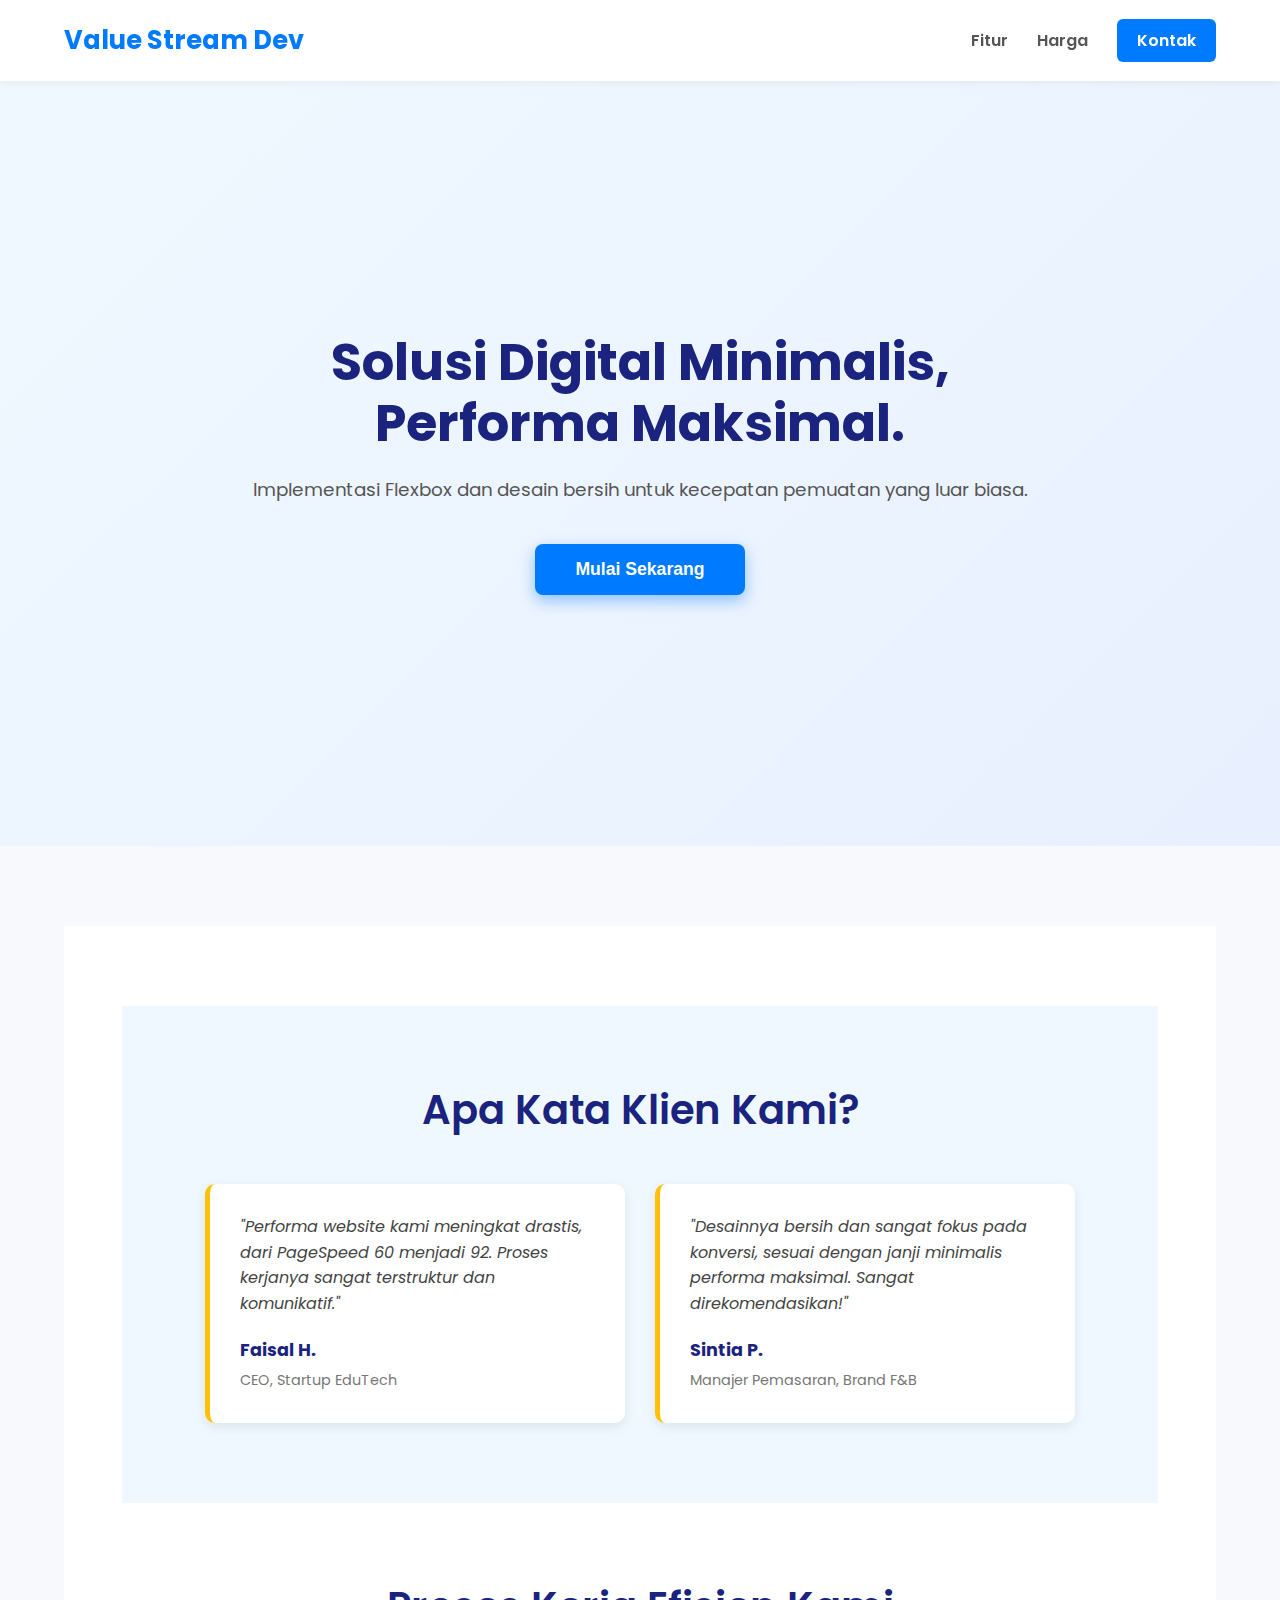
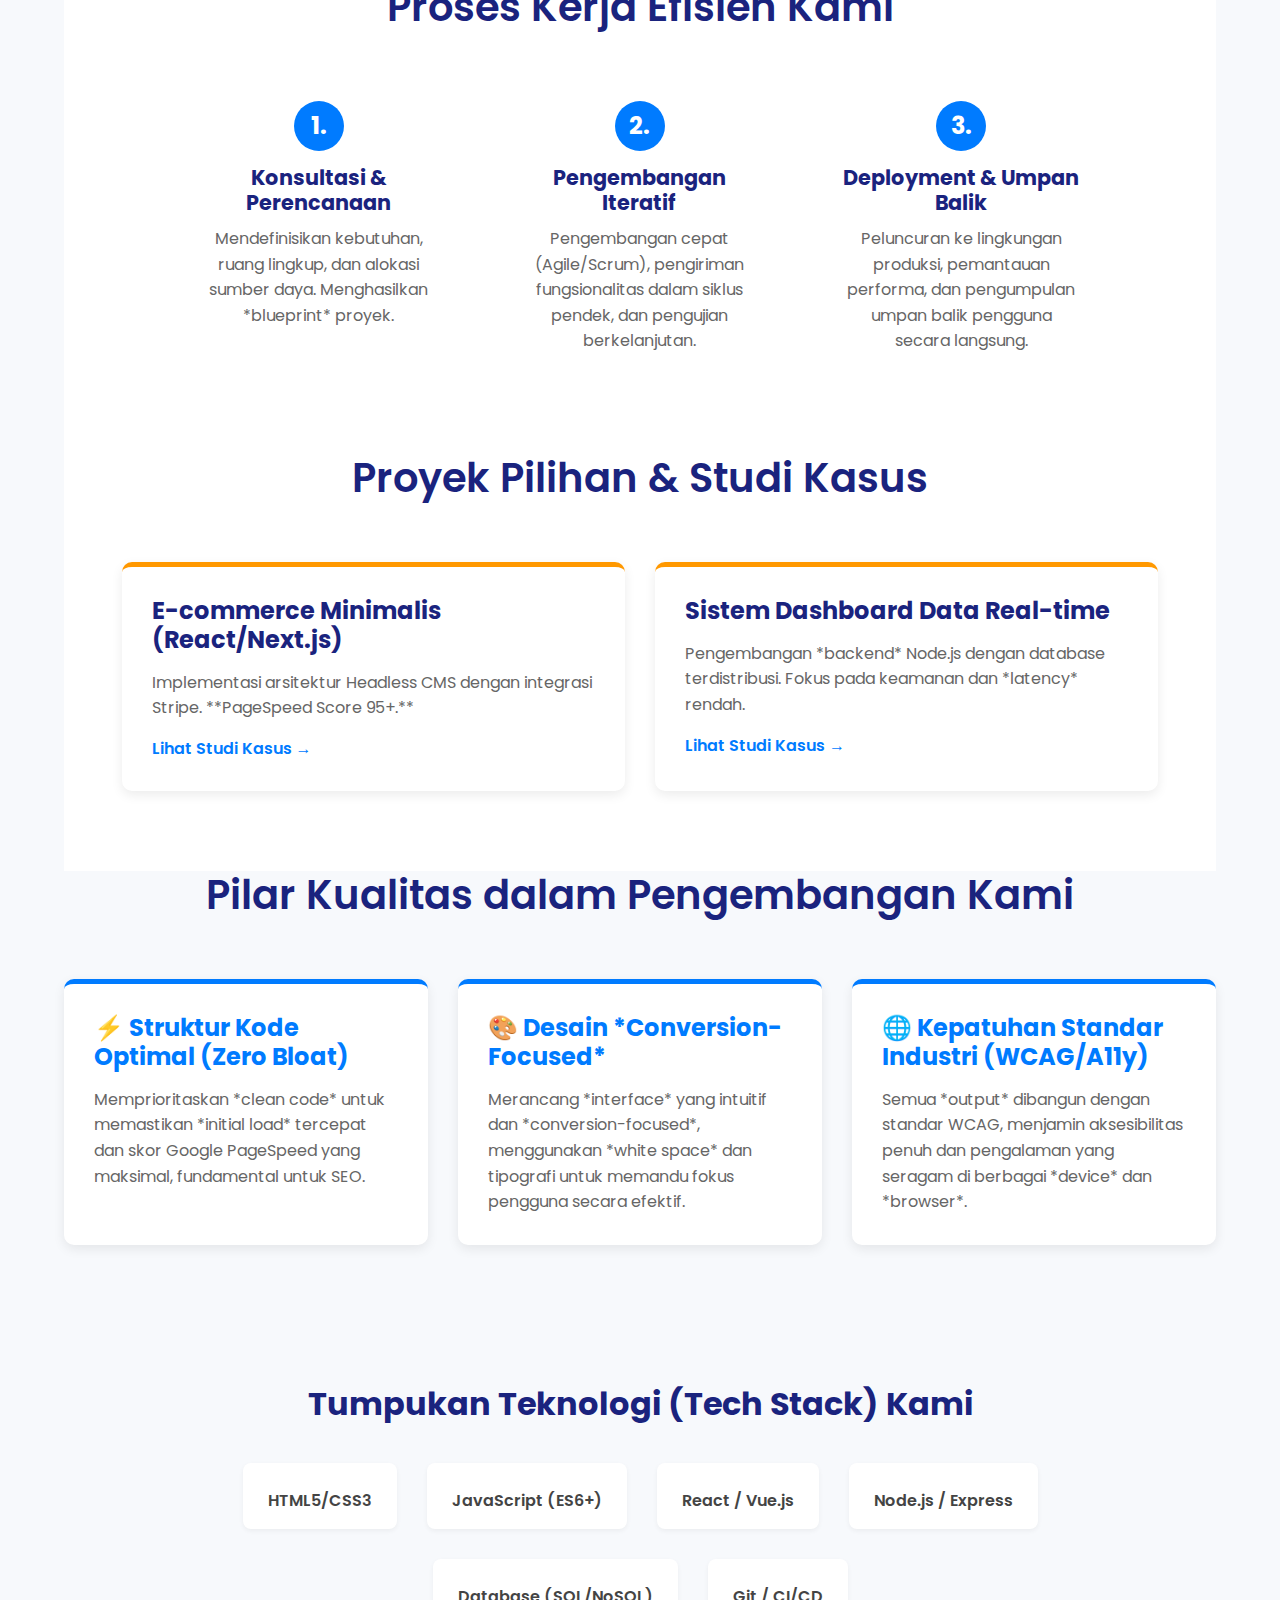
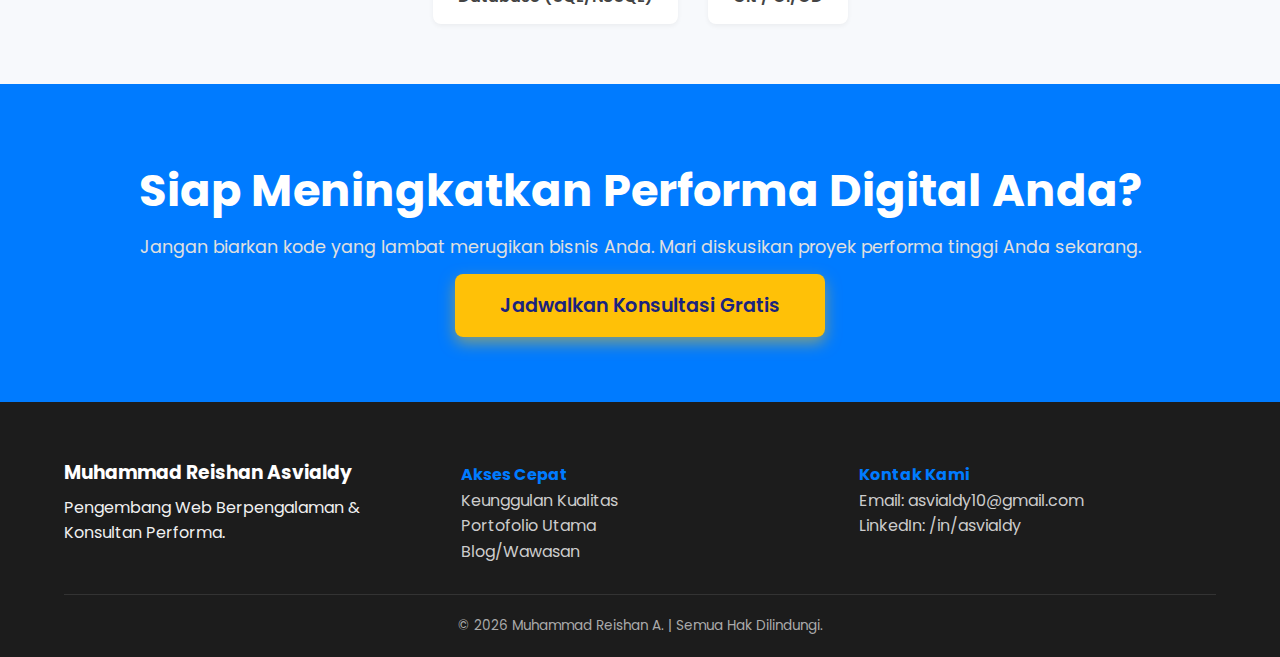
<file: demo/landing_demo.html>
<!DOCTYPE html>
<html lang="id">
<head>
    <meta charset="UTF-8">
    <meta name="viewport" content="width=device-width, initial-scale=1.0">
    <title>Solusi Digital Minimalis | Value Stream Dev</title>
    <link href="https://fonts.googleapis.com/css2?family=Poppins:wght@300;400;600;700&display=swap" rel="stylesheet">
    <link rel="stylesheet" href="style.css">
</head>
<body>

    <header class="navbar">
        <div class="logo">Value Stream Dev</div>
        <nav>
            <a href="#fitur">Fitur</a>
            <a href="#harga">Harga</a>
            <a href="#kontak" class="cta-link">Kontak</a>
        </nav>
    </header>

    <main class="hero">
        <div class="hero-content">
            <h1>Solusi Digital Minimalis, Performa Maksimal.</h1>
            <p>Implementasi Flexbox dan desain bersih untuk kecepatan pemuatan yang luar biasa.</p>
            <button id="cta-button" class="cta-button">Mulai Sekarang</button>
        </div>
    </main>

    <section id="fitur" class="fitur-section">
        <section id="portofolio" class="portofolio-section">
            <section id="testimoni" class="testimoni-section">
    <h2>Apa Kata Klien Kami?</h2>
    <div class="testimoni-container">
        <div class="testimoni-card">
            <p class="quote">"Performa website kami meningkat drastis, dari PageSpeed 60 menjadi 92. Proses kerjanya sangat terstruktur dan komunikatif."</p>
            <div class="client-info">
                <h4>Faisal H.</h4>
                <span>CEO, Startup EduTech</span>
            </div>
        </div>
        <div class="testimoni-card">
            <p class="quote">"Desainnya bersih dan sangat fokus pada konversi, sesuai dengan janji minimalis performa maksimal. Sangat direkomendasikan!"</p>
            <div class="client-info">
                <h4>Sintia P.</h4>
                <span>Manajer Pemasaran, Brand F&B</span>
            </div>
        </div>
    </div>
</section>
            <section id="proses" class="proses-section">
    <h2>Proses Kerja Efisien Kami</h2>
    <div class="proses-langkah">
        <div class="step">
            <span class="step-icon">1.</span>
            <h3>Konsultasi & Perencanaan</h3>
            <p>Mendefinisikan kebutuhan, ruang lingkup, dan alokasi sumber daya. Menghasilkan *blueprint* proyek.</p>
        </div>
        <div class="step">
            <span class="step-icon">2.</span>
            <h3>Pengembangan Iteratif</h3>
            <p>Pengembangan cepat (Agile/Scrum), pengiriman fungsionalitas dalam siklus pendek, dan pengujian berkelanjutan.</p>
        </div>
        <div class="step">
            <span class="step-icon">3.</span>
            <h3>Deployment & Umpan Balik</h3>
            <p>Peluncuran ke lingkungan produksi, pemantauan performa, dan pengumpulan umpan balik pengguna secara langsung.</p>
        </div>
    </div>
</section>
    <h2>Proyek Pilihan & Studi Kasus</h2>
    <div class="cards-container">
        <div class="card portofolio-card">
            <h3>E-commerce Minimalis (React/Next.js)</h3>
            <p>Implementasi arsitektur Headless CMS dengan integrasi Stripe. **PageSpeed Score 95+.**</p>
            <a href="URL_STUDI_KASUS_1" target="_blank" class="portofolio-link">Lihat Studi Kasus →</a>
        </div>
        <div class="card portofolio-card">
            <h3>Sistem Dashboard Data Real-time</h3>
            <p>Pengembangan *backend* Node.js dengan database terdistribusi. Fokus pada keamanan dan *latency* rendah.</p>
            <a href="URL_STUDI_KASUS_2" target="_blank" class="portofolio-link">Lihat Studi Kasus →</a>
        </div>
    </div>
</section>
        <h2>Pilar Kualitas dalam Pengembangan Kami</h2>
        <div class="cards-container">
            <div class="card">
                <h3>⚡ Struktur Kode Optimal (Zero Bloat)</h3>
                <p>Memprioritaskan *clean code* untuk memastikan *initial load* tercepat dan skor Google PageSpeed yang maksimal, fundamental untuk SEO.</p>
            </div>
            <div class="card">
                <h3>🎨 Desain *Conversion-Focused*</h3>
                <p>Merancang *interface* yang intuitif dan *conversion-focused*, menggunakan *white space* dan tipografi untuk memandu fokus pengguna secara efektif.</p>
            </div>
            <div class="card">
                <h3>🌐 Kepatuhan Standar Industri (WCAG/A11y)</h3>
                <p>Semua *output* dibangun dengan standar WCAG, menjamin aksesibilitas penuh dan pengalaman yang seragam di berbagai *device* dan *browser*.</p>
            </div>
        </div>
    </section>
<section id="stack" class="stack-section">
    <h2>Tumpukan Teknologi (Tech Stack) Kami</h2>
    <div class="tech-icons">
        <div class="tech-item">
            <span class="icon-label">HTML5/CSS3</span>
        </div>
        <div class="tech-item">
            <span class="icon-label">JavaScript (ES6+)</span>
        </div>
        <div class="tech-item">
            <span class="icon-label">React / Vue.js</span>
        </div>
        <div class="tech-item">
            <span class="icon-label">Node.js / Express</span>
        </div>
        <div class="tech-item">
            <span class="icon-label">Database (SQL/NoSQL)</span>
        </div>
        <div class="tech-item">
            <span class="icon-label">Git / CI/CD</span>
        </div>
    </div>
</section>
<section class="final-cta">
    <div class="cta-content">
        <h2>Siap Meningkatkan Performa Digital Anda?</h2>
        <p>Jangan biarkan kode yang lambat merugikan bisnis Anda. Mari diskusikan proyek performa tinggi Anda sekarang.</p>
        <a href="#kontak" class="cta-button large-button">Jadwalkan Konsultasi Gratis</a>
    </div>
</section>
    <footer class="footer">
        <div class="footer-container">
            
            <div class="footer-brand">
                <h3>Muhammad Reishan Asvialdy</h3>
                <p class="tagline">Pengembang Web Berpengalaman &amp; Konsultan Performa.</p>
            </div>

            <div class="footer-links">
                <h4>Akses Cepat</h4>
                <ul>
                    <li><a href="#fitur">Keunggulan Kualitas</a></li>
                    <li><a href="URL_KE_PORTFOLIO_ANDA.html">Portofolio Utama</a></li>
                    <li><a href="URL_KE_BLOG_ANDA.html">Blog/Wawasan</a></li> 
                </ul>
            </div>

            <div class="footer-contact">
                <h4>Kontak Kami</h4>
                <p>Email: <a href="mailto:asvialdy10@gmail.com">asvialdy10@gmail.com</a></p>
                <p>LinkedIn: <a href="https://www.linkedin.com/in/asvialdy" target="_blank">/in/asvialdy</a></p>
            </div>
        </div>
        
        <div class="footer-bottom">
            <p>&copy; <span id="current-year"></span> Muhammad Reishan A. | Semua Hak Dilindungi.</p>
        </div>
    </footer>

    <script>
        document.getElementById('current-year').textContent = new Date().getFullYear();
    </script>
</body>
</html>
</file>
<file: style.css>
body {
    font-family: 'Poppins', Arial, sans-serif;
    line-height: 1.6;
    margin: 0;
    padding: 0;
    background-color: #FAF9F6;
    color: #404040;
}

h1, h2, h3 {
    font-weight: 600;
    color: #4A90A2;
}

a {
    color: #4A90A2;
    text-decoration: none;
    transition: color 0.3s ease;
}

a:hover {
    color: #B8869E;
    text-decoration: none;
}

header {
    background-color: #4A90A2;
    color: white;
    padding: 1rem 5%;
    display: flex;
    justify-content: space-between;
    align-items: center;
    box-shadow: 0 2px 4px rgba(0, 0, 0, 0.1);
}

nav ul {
    list-style: none;
    padding: 0;
    margin: 0;
    display: flex;
}

nav li {
    margin-left: 25px;
}

nav a {
    color: white;
    font-weight: 400;
    transition: color 0.3s ease;
}

nav a:hover {
    color: #FAF9F6;
    text-decoration: underline;
}

#hero {
    background: linear-gradient(135deg, #4A90A2, #6C9DAA); 
    color: white;
    text-align: center;
    padding: 100px 5%;
    margin-bottom: 0;
}

#hero h1 {
    color: white;
    font-size: 3rem;
    margin-bottom: 10px;
    font-weight: 700;
}

#hero p {
    font-size: 1.3rem;
    margin-bottom: 40px;
    opacity: 0.9;
}

.cta-button {
    display: inline-block;
    background-color: #B8869E;
    color: white;
    padding: 14px 30px;
    border-radius: 50px;
    font-weight: 600;
    letter-spacing: 0.5px;
    box-shadow: 0 4px 6px rgba(0, 0, 0, 0.1);
    transition: all 0.3s ease;
}

.cta-button:hover {
    background-color: #A0748E; 
    transform: translateY(-2px);
    box-shadow: 0 6px 10px rgba(0, 0, 0, 0.15);
}

section {
    padding: 80px 5%;
    margin: auto;
    max-width: 1000px;
    background-color: white;
    box-shadow: 0 0 15px rgba(0, 0, 0, 0.05);
    margin-bottom: 35px;
    border-radius: 8px;
}

section h2 {
    font-size: 2rem;
    margin-bottom: 50px;
}

.about-container {
    display: flex;
    gap: 40px;
    align-items: flex-start;
}

.profile-card {
    flex: 0 0 250px;
    background-color: #fcfcfc;
    padding: 20px;
    border-radius: 10px;
    border: 1px solid #E0D8D0;
    text-align: center;
    box-shadow: 0 4px 10px rgba(0, 0, 0, 0.03);
    padding-bottom: 30px;
}

.profile-img {
    width: 150px;
    height: 150px;
    object-fit: cover;
    border-radius: 50%;
    margin-bottom: 15px;
}

.title-role {
    color: #B8869E;
    font-weight: 600;
    margin: -10px 0 15px 0;
    font-size: 0.95rem;
}

.social-links a {
    color: #404040;
}

.social-links a:hover {
    color: #4A90A2;
}

.about-text {
    flex-grow: 1;
}

.intro-punchline {
    font-style: italic;
    font-size: 1.1rem;
    color: #4A90A2;
    border-left: 3px solid #B8869E;
    padding-left: 15px;
    margin-bottom: 30px;
}

.skills-section {
    margin-top: 30px;
}

.skill-item {
    margin-bottom: 20px;
}

.skill-name {
    display: block;
    margin-bottom: 5px;
    font-weight: 700;
    color: #404040; 
    font-size: 0.95rem;
}

.progress-bar-container {
    background-color: #E0D8D0;
    height: 10px;
    border-radius: 5px;
    overflow: hidden;
}

.progress-bar {
    height: 100%;
    background-color: #B8869E;
    border-radius: 5px;
    transition: width 1s ease-out;
}

.progress-bar.html {
    width: 90%; 
}

.progress-bar.css {
    width: 85%; 
}

.progress-bar.responsive {
    width: 75%; 
}

.progress-bar.js {
    width: 60%; 
}

#projects {
    background-color: #FAF9F6;
    box-shadow: none;
    border-radius: 0;
    padding-top: 50px;
    padding-bottom: 50px;
}

.projects-grid {
    display: grid;
    grid-template-columns: repeat(3, 1fr);
    gap: 30px;
    margin-top: 20px;
}

.project-card {
    background-color: white;
    border: 1px solid #E0D8D0;
    padding: 20px;
    border-radius: 8px;
    box-shadow: 0 4px 10px rgba(0, 0, 0, 0.05); 
    text-align: center;
    transition: transform 0.3s ease, box-shadow 0.3s ease;
}

.project-card:hover {
    transform: translateY(-8px);
    box-shadow: 0 15px 30px rgba(0, 0, 0, 0.15);
    border: 1px solid #4A90A2;
}

.project-card img {
    max-width: 100%;
    height: auto;
    display: block;
    margin-bottom: 15px;
    border-radius: 4px;
    border: 1px solid #f0f0f0;
    transition: opacity 0.3s ease;
}

.project-card:hover img {
    opacity: 0.8;
}

.project-card h3 {
    color: #404040;
    font-size: 1.1rem;
    margin-bottom: 10px;
}

.project-link {
    font-weight: 600;
    color: #B8869E;
    display: inline-block;
    margin-top: 10px;
}

#contact {
    padding-bottom: 100px;
}

.contact-details {
    text-align: center;
    max-width: 700px;
    margin: auto;
}

.contact-links-grid {
    display: grid;
    grid-template-columns: 1fr;
    gap: 15px;
    margin-top: 40px;
}

.contact-item {
    display: block;
    background-color: #F8F6F4;
    border: 1px solid #E0D8D0;
    padding: 15px 25px;
    border-radius: 5px;
    text-align: left;
    transition: background-color 0.3s, border-color 0.3s;
}

.contact-item:hover {
    background-color: #F0EDE9; 
    border-color: #4A90A2;
    text-decoration: none;
}

.contact-item .label {
    display: block;
    font-size: 0.9rem;
    color: #B8869E;
    font-weight: 600;
    letter-spacing: 0.8px;
    margin-bottom: 5px;
}

.contact-item .value {
    display: block;
    color: #404040;
    font-size: 1.1rem;
    font-weight: 400;
}

footer {
    background-color: #4A90A2;
    color: white;
    text-align: center;
    padding: 1.5rem 0;
    width: 100%;
    font-size: 0.9rem;
}

@media (min-width: 600px) {
    .contact-links-grid {
        grid-template-columns: repeat(3, 1fr); 
    }
}

@media (max-width: 900px) {
    .projects-grid {
        grid-template-columns: repeat(2, 1fr); 
    }
}

@media (max-width: 768px) {
    .projects-grid {
        grid-template-columns: 1fr;
    }

    .about-container {
        flex-direction: column; 
        gap: 20px;
    }

    .profile-card {
        flex: auto;
        width: 100%;
        max-width: 300px;
        margin: auto;
    }

    #hero {
        padding: 60px 5%;
    }

    #hero h1 {
        font-size: 2.5rem;
    }

    header {
        flex-direction: column;
    }

    nav ul {
        margin-top: 10px;
        justify-content: center;
    }

    nav li {
        margin: 0 10px;
    }
}

#back-to-top {
    display: none; 
    position: fixed;
    bottom: 30px;
    right: 30px;
    background-color: #B8869E;
    color: white;
    padding: 10px 15px;
    border-radius: 50%;
    text-align: center;
    font-size: 1.5rem;
    line-height: 1;
    box-shadow: 0 4px 8px rgba(0, 0, 0, 0.2);
    z-index: 1000;
    transition: background-color 0.3s;
    cursor: pointer;
    border: none;
}

#back-to-top:hover {
    background-color: #4A90A2;
}

.tools-heading {
    margin-top: 40px;
    margin-bottom: 15px;
    font-size: 1.1rem;
}

.tools-badges {
    display: flex;
    flex-wrap: wrap;
    gap: 8px;
    margin-bottom: 20px;
}

.tools-badges .badge {
    display: inline-block;
    background-color: #E0D8D0;
    color: #404040;
    padding: 6px 14px;
    border-radius: 4px;
    font-size: 0.8rem;
    font-weight: 500;
    border: 1px solid #C2A888;
}

.info-details-container {
    margin-top: 25px;
    padding-top: 25px;
    border-top: 1px solid #E0D8D0;
    text-align: left;
}

.info-heading {
    color: #4A90A2;
    font-size: 1.1rem;
    font-weight: 700;
    margin-top: 0;
    margin-bottom: 10px;
    text-align: left; 
}

.info-item {
    margin-bottom: 20px;
}

.info-title {
    font-weight: 600;
    color: #404040;
    margin: 0;
}

.info-subtitle {
    color: #B8869E;
    font-size: 0.9rem;
    margin: 3px 0;
    font-style: italic;
}

.info-period {
    font-size: 0.8rem;
    color: #888;
    margin: 0 0 10px 0;
}

.info-item ul {
    list-style-type: disc;
    padding-left: 20px;
    font-size: 0.9rem;
    margin-top: 5px;
    color: #606060;
}

.additional-info {
    margin-top: 40px;
    margin-bottom: 25px;
}

.additional-info h3 {
    font-size: 1.1rem;
    color: #B8869E;
    margin-bottom: 15px;
}

.professional-interest {
    list-style-type: none;
    padding: 0;
    margin: 0;
}

.professional-interest li {
    background-color: #F8F6F4;
    border-left: 3px solid #4A90A2;
    padding: 10px 15px;
    margin-bottom: 8px;
    border-radius: 4px;
    font-size: 0.95rem;
    transition: background-color 0.3s;
}

.professional-interest li:hover {
    background-color: #F0EDE9;
}

.download-button {
    display: block;
    width: 100%;
    text-align: center;
    margin-top: 30px;
    margin-bottom: 30px; 
}

body.dark-mode .professional-interest li {
    background-color: #2D2D2D; 
    border-left: 3px solid #8E9CA5;
}
/* FILE HARUS BERAKHIR TEPAT DI SINI */
</file>
<file: demo/style.css>
/* Import Google Font - Poppins untuk tampilan yang profesional */
@import url('https://fonts.googleapis.com/css2?family=Poppins:wght@300;400;600;700&display=swap');

/* --- Variabel Warna & Reset Global --- */
* {
    margin: 0;
    padding: 0;
    box-sizing: border-box;
}

:root {
    --primary-color: #007bff;      /* Biru Utama */
    --secondary-color: #1a237e;    /* Navy Gelap untuk Judul */
    --text-color: #333;
    --light-bg: #f7f9fc;           /* Latar Belakang Bagian Fitur */
    --dark-bg: #1c1c1c;            /* Latar Belakang Footer */
    --shadow-light: 0 4px 12px rgba(0, 0, 0, 0.08);
}

body {
    font-family: 'Poppins', sans-serif;
    color: var(--text-color);
    line-height: 1.6;
    background-color: #ffffff;
}

h1, h2, h3 {
    color: var(--secondary-color);
    line-height: 1.2;
}

a {
    text-decoration: none;
    color: var(--primary-color);
    transition: color 0.3s;
}

a:hover {
    color: #0056b3;
}

/* --- Header & Navbar --- */
.navbar {
    display: flex;
    justify-content: space-between;
    align-items: center;
    padding: 20px 5%;
    background-color: #ffffff;
    box-shadow: 0 2px 8px rgba(0, 0, 0, 0.05); /* Bayangan halus */
    position: sticky;
    top: 0;
    z-index: 1000;
}

.logo {
    font-size: 1.6rem;
    font-weight: 700;
    color: var(--primary-color);
}

.navbar nav a {
    margin-left: 25px;
    font-weight: 600;
    color: #555;
    transition: color 0.3s;
}

.cta-link {
    background-color: var(--primary-color);
    color: white !important;
    padding: 10px 20px;
    border-radius: 6px;
    transition: background-color 0.3s, box-shadow 0.3s;
}

.cta-link:hover {
    background-color: #0056b3;
    box-shadow: 0 4px 10px rgba(0, 123, 255, 0.3);
}

/* --- Hero Section --- */
.hero {
    min-height: 85vh; 
    display: flex;
    justify-content: center;
    align-items: center;
    text-align: center;
    padding: 100px 5%;
    /* Gradien latar belakang yang elegan */
    background: linear-gradient(135deg, #f0f8ff 0%, #e8f0ff 100%); 
}

.hero-content {
    max-width: 800px;
    animation: fadeIn 1.5s ease-out; /* Animasi masuk */
}

@keyframes fadeIn {
    from { opacity: 0; transform: translateY(20px); }
    to { opacity: 1; transform: translateY(0); }
}

.hero-content h1 {
    font-size: 3.2rem;
    font-weight: 700;
    margin-bottom: 20px;
    color: var(--secondary-color);
}

.hero-content p {
    font-size: 1.15rem;
    color: #555;
    margin-bottom: 40px;
}

/* CTA Button - Primary Style */
.cta-button {
    cursor: pointer;
    border: none;
    padding: 15px 40px;
    font-size: 1.1rem;
    font-weight: 600;
    color: white;
    background-color: var(--primary-color);
    border-radius: 8px;
    box-shadow: 0 6px 15px rgba(0, 123, 255, 0.4);
    transition: all 0.3s ease-in-out;
}

.cta-button:hover {
    background-color: #0056b3;
    transform: translateY(-3px); /* Efek lift-up saat hover */
    box-shadow: 0 10px 20px rgba(0, 123, 255, 0.6);
}

/* --- Feature Section --- */
.fitur-section {
    padding: 80px 5%;
    text-align: center;
    background-color: var(--light-bg);
}

.fitur-section h2 {
    font-size: 2.5rem;
    margin-bottom: 60px;
    font-weight: 600;
}

.cards-container {
    display: grid;
    /* Grid 3 kolom, responsif */
    grid-template-columns: repeat(auto-fit, minmax(300px, 1fr)); 
    gap: 30px;
    max-width: 1200px;
    margin: 0 auto;
}

.card {
    background-color: white;
    padding: 30px;
    border-radius: 10px;
    box-shadow: var(--shadow-light);
    text-align: left;
    transition: transform 0.3s, box-shadow 0.3s;
    border-top: 5px solid var(--primary-color); /* Garis atas pemisah */
}

.card:hover {
    transform: translateY(-10px);
    box-shadow: 0 8px 20px rgba(0, 0, 0, 0.15);
}

.card h3 {
    font-size: 1.5rem;
    font-weight: 700;
    margin-bottom: 15px;
    color: var(--primary-color);
}

.card p {
    color: #666;
}

/* --- Footer --- */
.footer {
    background-color: var(--dark-bg);
    color: #f0f0f0;
    padding: 60px 5% 20px;
}

.footer-container {
    display: flex;
    justify-content: space-between;
    gap: 40px;
    border-bottom: 1px solid rgba(255, 255, 255, 0.1);
    padding-bottom: 30px;
    margin-bottom: 20px;
}

.footer-brand, .footer-links, .footer-contact {
    flex: 1;
    min-width: 200px;
}

.footer-brand h3 {
    color: white;
    margin-bottom: 10px;
}

.footer-links h4, .footer-contact h4 {
    color: var(--primary-color);
}

.footer-links ul {
    list-style: none;
    padding: 0;
}

.footer-links a, .footer-contact a, .footer-contact p {
    color: #ccc;
}

.footer-links a:hover, .footer-contact a:hover {
    color: white;
}

.footer-bottom {
    text-align: center;
    font-size: 0.85rem;
    color: #aaa;
}



@media (max-width: 768px) {
    .navbar nav {
        display: none; /* Sembunyikan navigasi di mobile */
    }
    .hero-content h1 {
        font-size: 2.5rem;
    }
    .footer-container {
        flex-direction: column;
        gap: 30px;
    }
}
/* --- Portofolio Section --- */
.portofolio-section {
    padding: 80px 5%;
    text-align: center;
    background-color: #ffffff; /* Latar Putih */
}

.portofolio-section h2 {
    font-size: 2.5rem;
    margin-bottom: 60px;
}

.portofolio-card {
    border-top: 5px solid #ff9800; /* Warna aksen oranye */
}

.portofolio-card h3 {
    color: var(--secondary-color);
}

.portofolio-link {
    display: inline-block;
    margin-top: 15px;
    font-weight: 600;
    color: var(--primary-color);
    transition: margin-left 0.2s;
}

.portofolio-link:hover {
    margin-left: 5px;
}
/* --- Tech Stack Section --- */
.stack-section {
    padding: 60px 5%;
    text-align: center;
    background-color: var(--light-bg); 
}

.stack-section h2 {
    font-size: 2rem;
    margin-bottom: 40px;
}

.tech-icons {
    display: flex;
    justify-content: center;
    flex-wrap: wrap;
    gap: 30px;
    max-width: 1000px;
    margin: 0 auto;
}

.tech-item {
    display: flex;
    flex-direction: column;
    align-items: center;
    padding: 15px 25px;
    background-color: #ffffff;
    border-radius: 8px;
    box-shadow: 0 2px 5px rgba(0, 0, 0, 0.05);
    transition: transform 0.2s;
}

.tech-item:hover {
    transform: translateY(-5px);
    box-shadow: 0 4px 10px rgba(0, 0, 0, 0.1);
}

.icon-label {
    margin-top: 10px;
    font-size: 1rem;
    font-weight: 600;
    color: #444;
}
/* --- Proses Section --- */
.proses-section {
    padding: 80px 5%;
    text-align: center;
    background-color: #ffffff;
}

.proses-section h2 {
    font-size: 2.5rem;
    margin-bottom: 50px;
}

.proses-langkah {
    display: flex;
    justify-content: space-around;
    gap: 30px;
    max-width: 1200px;
    margin: 0 auto;
}

.step {
    flex-basis: 30%;
    padding: 20px;
    text-align: center;
}

.step-icon {
    display: block;
    width: 50px;
    height: 50px;
    margin: 0 auto 15px;
    line-height: 50px;
    font-size: 1.5rem;
    font-weight: 700;
    color: white;
    background-color: var(--primary-color);
    border-radius: 50%;
}

.step h3 {
    font-size: 1.3rem;
    margin-bottom: 10px;
}

.step p {
    color: #666;
}
/* --- Testimoni Section --- */
.testimoni-section {
    padding: 80px 5%;
    text-align: center;
    background-color: #f0f8ff; /* Warna latar sangat terang untuk kontras */
}

.testimoni-section h2 {
    font-size: 2.5rem;
    margin-bottom: 50px;
}

.testimoni-container {
    display: flex;
    justify-content: center;
    gap: 30px;
    flex-wrap: wrap;
    max-width: 1000px;
    margin: 0 auto;
}

.testimoni-card {
    flex-basis: 45%;
    min-width: 300px;
    padding: 30px;
    background-color: white;
    border-radius: 10px;
    box-shadow: var(--shadow-light);
    text-align: left;
    border-left: 5px solid #ffc107; /* Aksen kuning untuk testimonial */
}

.quote {
    font-style: italic;
    margin-bottom: 20px;
    color: #444;
}

.client-info h4 {
    font-size: 1.1rem;
    font-weight: 700;
    margin-bottom: 3px;
    color: var(--secondary-color);
}

.client-info span {
    font-size: 0.9rem;
    color: #777;
}

/* Responsif untuk Testimoni */
@media (max-width: 900px) {
    .testimoni-card {
        flex-basis: 80%;
    }
}
/* --- Final CTA Section --- */
.final-cta {
    padding: 80px 5%;
    text-align: center;
    background-color: var(--primary-color); /* Latar belakang menggunakan warna primer */
    color: white;
}

.final-cta h2 {
    font-size: 2.8rem;
    font-weight: 700;
    color: white; /* Judul putih */
    margin-bottom: 15px;
}

.final-cta p {
    font-size: 1.1rem;
    margin-bottom: 30px;
    color: #e0e0e0;
}

.large-button {
    /* Menggunakan kembali cta-button, hanya menyesuaikan ukuran */
    padding: 18px 45px;
    font-size: 1.2rem;
    background-color: #ffc107; /* Warna kontras kuning/oranye */
    box-shadow: 0 6px 15px rgba(255, 193, 7, 0.5);
    color: var(--secondary-color); /* Teks gelap pada tombol terang */
    border: none;
}

.large-button:hover {
    background-color: #e0a800;
    transform: translateY(-3px);
    box-shadow: 0 8px 20px rgba(255, 193, 7, 0.7);
}
</file>
